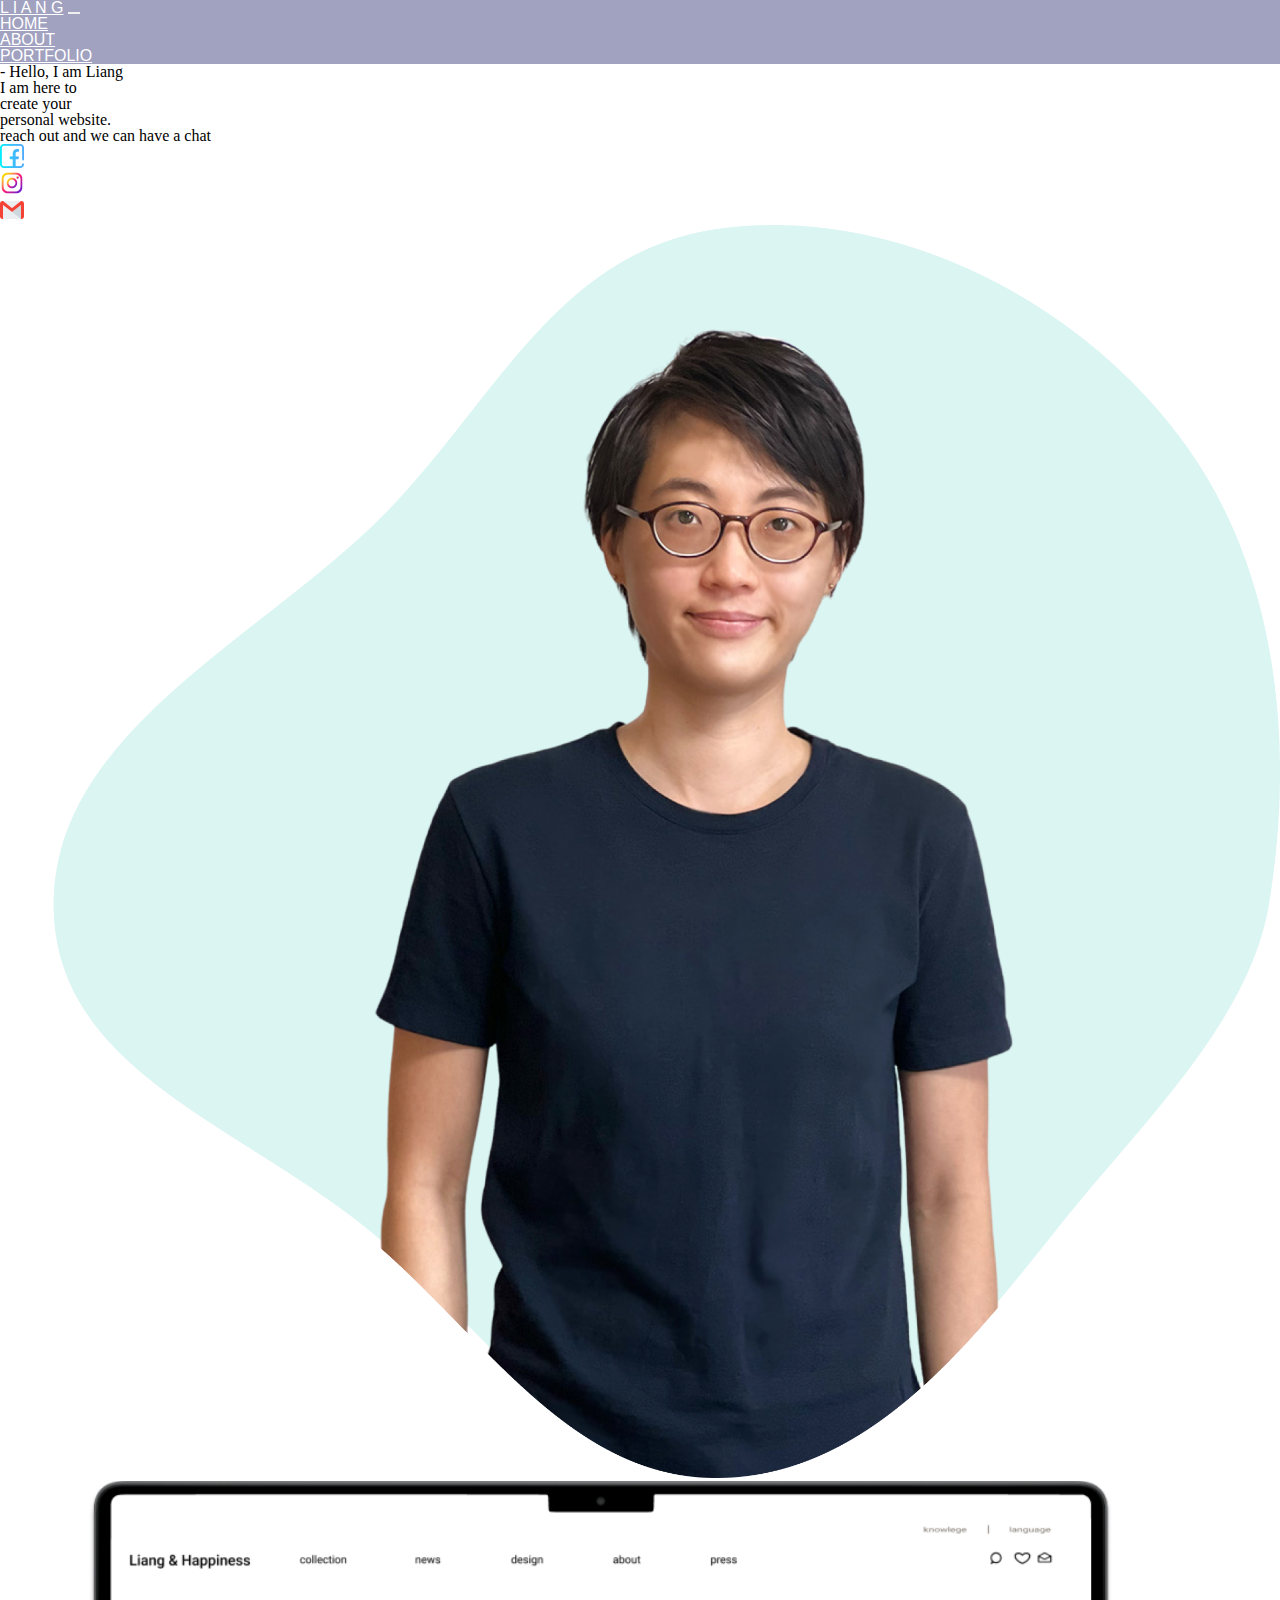
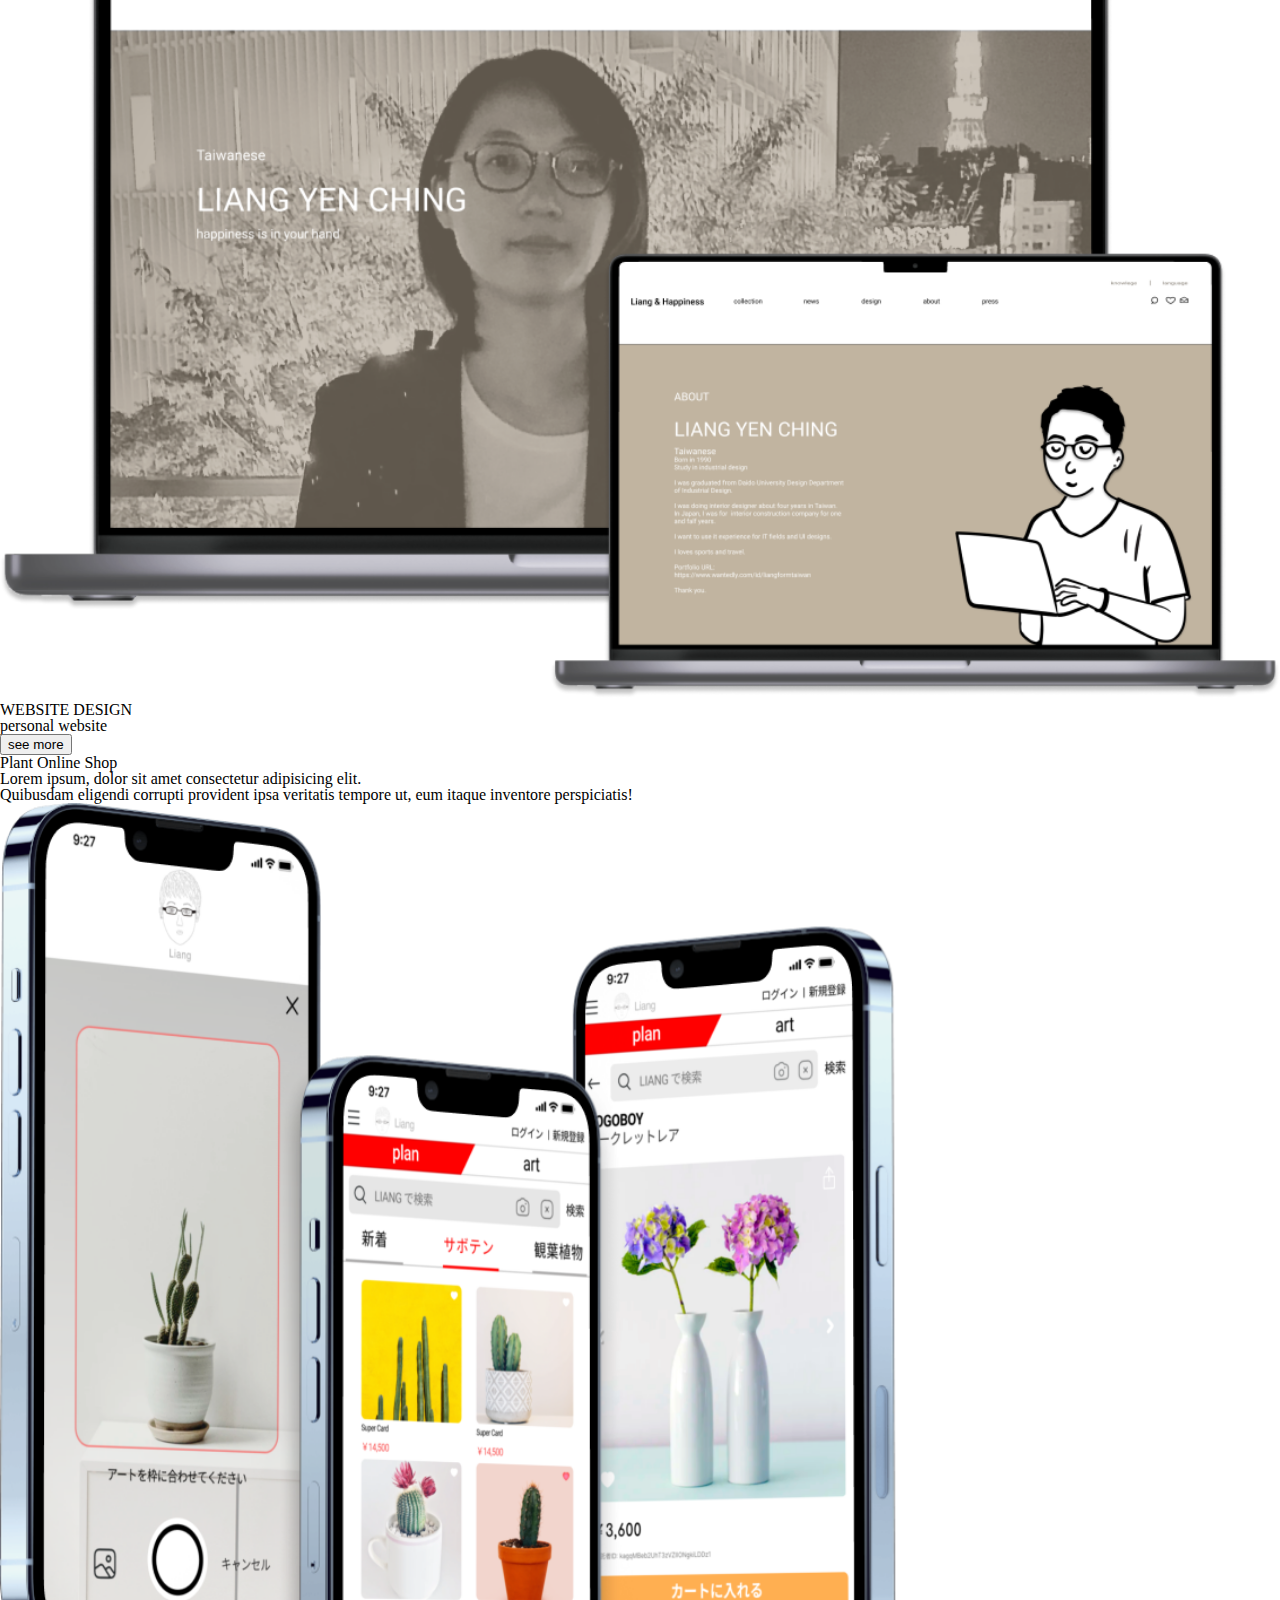
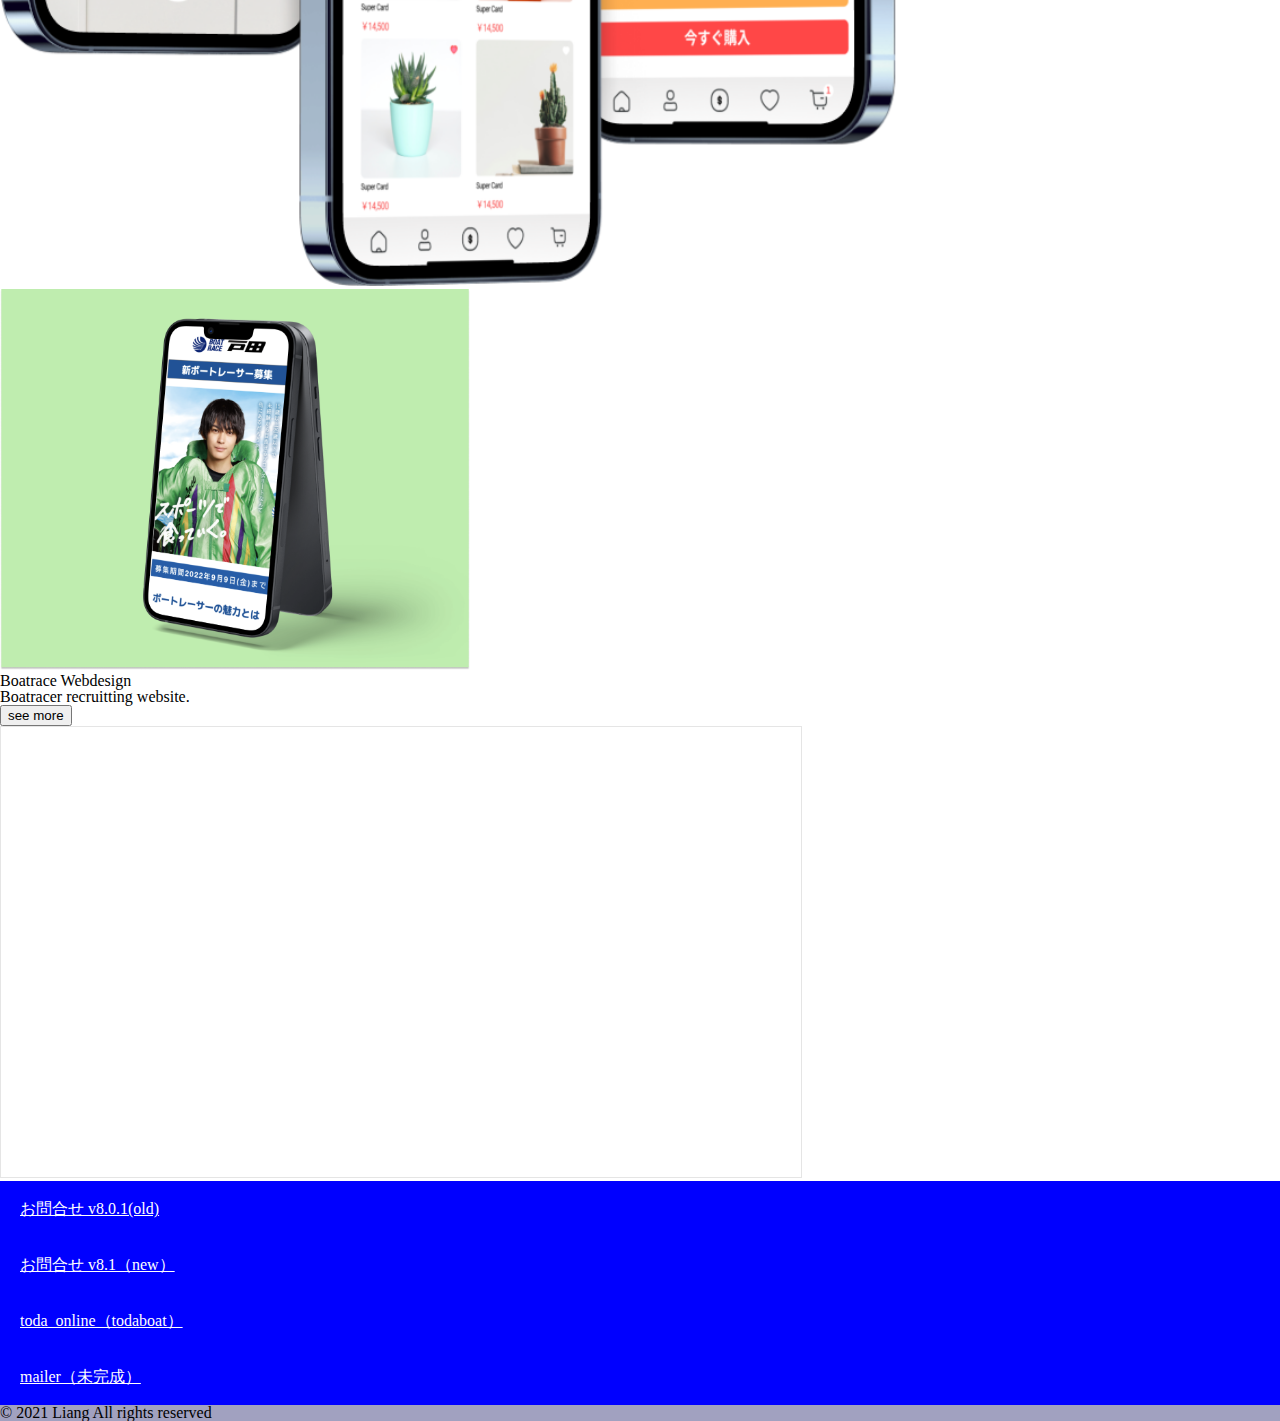
<file: index.html>
<!DOCTYPE html>
<html lang="en">
<head>
	<meta property="og:title" content="Liangswork"/>
	<meta property="og:description" content="- Hello, I am Liang"/>
	<meta property="og:type" content="website"/>
	<meta property="og:url" content="https://liangswork.com"/>
	<meta property="og:image" content="img/url_img.png"/>
	<meta charset="UTF-8">
	<meta http-equiv="X-UA-Compatible" content="IE=edge">
	<meta name="viewport" content="width=device-width, initial-scale=1.0">
	<title>Liangswork | Website Designer</title>
	<link rel="stylesheet" href="style.css">
	<link href="https://cdn.jsdelivr.net/npm/bootstrap@5.1.3/dist/css/bootstrap.min.css" rel="stylesheet" integrity="sha384-1BmE4kWBq78iYhFldvKuhfTAU6auU8tT94WrHftjDbrCEXSU1oBoqyl2QvZ6jIW3" crossorigin="anonymous">
	<link rel="shortcut icon" href="/img/favicon.ico" type="image/x-icon">
	<!-- Google tag (gtag.js) -->
<script async src="https://www.googletagmanager.com/gtag/js?id=G-4T3EVNY3VH"></script>
<script>
  window.dataLayer = window.dataLayer || [];
  function gtag(){dataLayer.push(arguments);}
  gtag('js', new Date());

  gtag('config', 'G-4T3EVNY3VH');
</script>
	<!-- Google Tag Manager -->
<script>(function(w,d,s,l,i){w[l]=w[l]||[];w[l].push({'gtm.start':
new Date().getTime(),event:'gtm.js'});var f=d.getElementsByTagName(s)[0],
j=d.createElement(s),dl=l!='dataLayer'?'&l='+l:'';j.async=true;j.src=
'https://www.googletagmanager.com/gtm.js?id='+i+dl;f.parentNode.insertBefore(j,f);
})(window,document,'script','dataLayer','GTM-TTL6KDBB');</script>
<!-- End Google Tag Manager -->
</head>
<body>
	<!-- Google Tag Manager (noscript) -->
<noscript><iframe src="https://www.googletagmanager.com/ns.html?id=GTM-TTL6KDBB"
height="0" width="0" style="display:none;visibility:hidden"></iframe></noscript>
<!-- End Google Tag Manager (noscript) -->
<nav class="navbar bg-custom navbar-dark  navbar-expand-sm nav-major-font fixed-top  ">
		<d  iv class="container d-flex justify-items-space-between">
			<a href="#" class="navbar-brand">L I A N G</a>
			<button class="navbar-toggler" type="button"  aria-expanded="false"  style="border:none;" data-bs-toggle="collapse" data-bs-target="#navbarSupportedContent"  >
				<span class="navbar-toggler-icon"></span>
			  </button>
			<div class="collapse navbar-collapse" id="navbarSupportedContent">
				<ul class="navbar-nav ms-auto">
				 	<l i class="nav-item ms-auto">
						<a href="#" class="nav-link ms-auto">HOME</a>
					</l>
					<li class="nav-item ms-auto">
						<a target="_blank" href="https://www.wantedly.com/id/liangfromtaiwan" class="nav-link ms-auto">ABOUT</a>
					</li>
				   <li class="nav-item ms-auto">
					   <a href="#p" class="nav-link">PORTFOLIO</a>
				   
				</ul>
			</div>
		</d>        
	</nav>
   
	
	<div class="row d-flex p-5 mt-5">
   
		<h1 class="col-md-6 col-12 p-5  text-start ">
		 <p class="fs-5 text-muted"> - Hello, I am Liang</p>
		 <div class="fs-1">
			 <h2>I am here to</h2>
			 <h2>create your</h2>
			 <h2> personal website.</h2>
			 <p class="text-muted fs-5">reach out and we can have a chat</p>
			 <ul class="p-0 d-flex ">
				<li class="m-2">
					<a target="_blank" href="https://www.facebook.com/aagoodaa/">
					  <img src="img/facebook.png" alt="facebook">
				  </a>
				  </li>
				<li class="m-2" >
					<a target="_blank" href="https://www.instagram.com/aagoodaa/">
					<img src="img/instagram.png" alt="ins">
				</a>
				</li>
				<li class="m-2" >
					<a  target="_blank" href="mailto:aaagoodaaa@gmail.com"><img src="img/gmail.png" alt="gmail">
					</a>
				</li>
			</ul>
		 </div>
		</h1>
	 
		<div class="p-5 col-md-6 col-12">
			<img   class="selfie" src="img/photo.jpg" alt="my phote">
			
		</div>
	</div>  

	<div  id="p" class="row d-flex mt-5 p-5">
	<div  class="col-md-6 col-12 ">
		<img class="photo_liangweb" src="img/photo_liangweb.png" alt="photo_liangweb" >
	</div>
	<div class="col-md-6 col-12 px-5">
		<h2 class="mb-4">WEBSITE DESIGN</h2>
		<p>personal website
			<br>
		</p>
	<input type="button"  value="see more">
	</div>
</div>


<div class="row d-flex mt-5 p-5 ">
	<div class=" col-md-6 col-12 px-5 ">
		<h2 class="mb-4">Plant Online Shop</h2>
		<p >Lorem ipsum, dolor sit amet consectetur adipisicing elit. 
			<br>
			Quibusdam eligendi corrupti provident ipsa veritatis tempore ut, eum itaque inventore perspiciatis!</p>
		</div>
		<div class="col-md-6 col-12">
		  <img class="photo_plantapp" src="img/Frame 57.png" alt="photo_plantapp">
		</div>
			</div>
	<div  id="p" class="row d-flex mt-5 p-5">
	<div  class="col-md-6 col-12 ">
		<img class="photo_boatrace" src="img/boatrace.png" alt="photo_boatrace" >
	</div>
	<div class="col-md-6 col-12 px-5">
		<h2 class="mb-4">Boatrace Webdesign</h2>
		<p>Boatracer recruitting website.
			<br>
		</p>
	<input type="button"  value="see more">
	</div>
</div> 
<div class="col-12">
	<iframe style="border: 1px solid rgba(0, 0, 0, 0.1);" width="800" height="450" src="https://www.figma.com/embed?embed_host=share&url=https%3A%2F%2Fwww.figma.com%2Fproto%2FTR1kU72Vz2IE3Mysb82csZ%2F%25E3%2582%25A8%25E3%2583%25B3%25E3%2583%2597%25E3%2583%25A9%25E3%2582%25B9%3Fpage-id%3D0%253A1%26type%3Ddesign%26node-id%3D74-409%26viewport%3D117%252C617%252C0.2%26t%3D3prSDyR2lz3RzQsf-1%26scaling%3Dscale-down%26mode%3Ddesign" allowfullscreen></iframe>
</div>
 <div class="button"><a href="/mailform-v8.0.1/index.html">お問合せ v8.0.1(old)</a></div>
 <div class="button"><a href="/mailform-v8.1/index.html">お問合せ v8.1（new）</a></div>
 <div class="button"><a href="/toda_online/index.html">toda_online（todaboat）</a></div>
 <div class="button"><a href="/sendmail/index.html">mailer（未完成）</a></div>

		<foot class="mt-4,footer">
						<div class="navbar bg-custom align-items-center justify-content-between d-flex">
							<div class="px-5 mb-0 text-muted  ms-auto fs-6 "> 
								&copy 2021 Liang 
								All rights reserved
							</div>
							<ul hidden class="nav px-5">
							  <li class="nav-item">
								  <a href="#" class="nav-link text-muted">about</a>
							  </li>
							  <li class="nav-item">
								<a href="#" class="nav-link text-muted">contact</a>
							</li>
						   </ul>
						</div>
					</foot>
	</div>
	
 
	<script src="https://cdn.jsdelivr.net/npm/bootstrap@5.1.3/dist/js/bootstrap.bundle.min.js" integrity="sha384-ka7Sk0Gln4gmtz2MlQnikT1wXgYsOg+OMhuP+IlRH9sENBO0LRn5q+8nbTov4+1p" crossorigin="anonymous"></script>
</body>
</html>
</file>
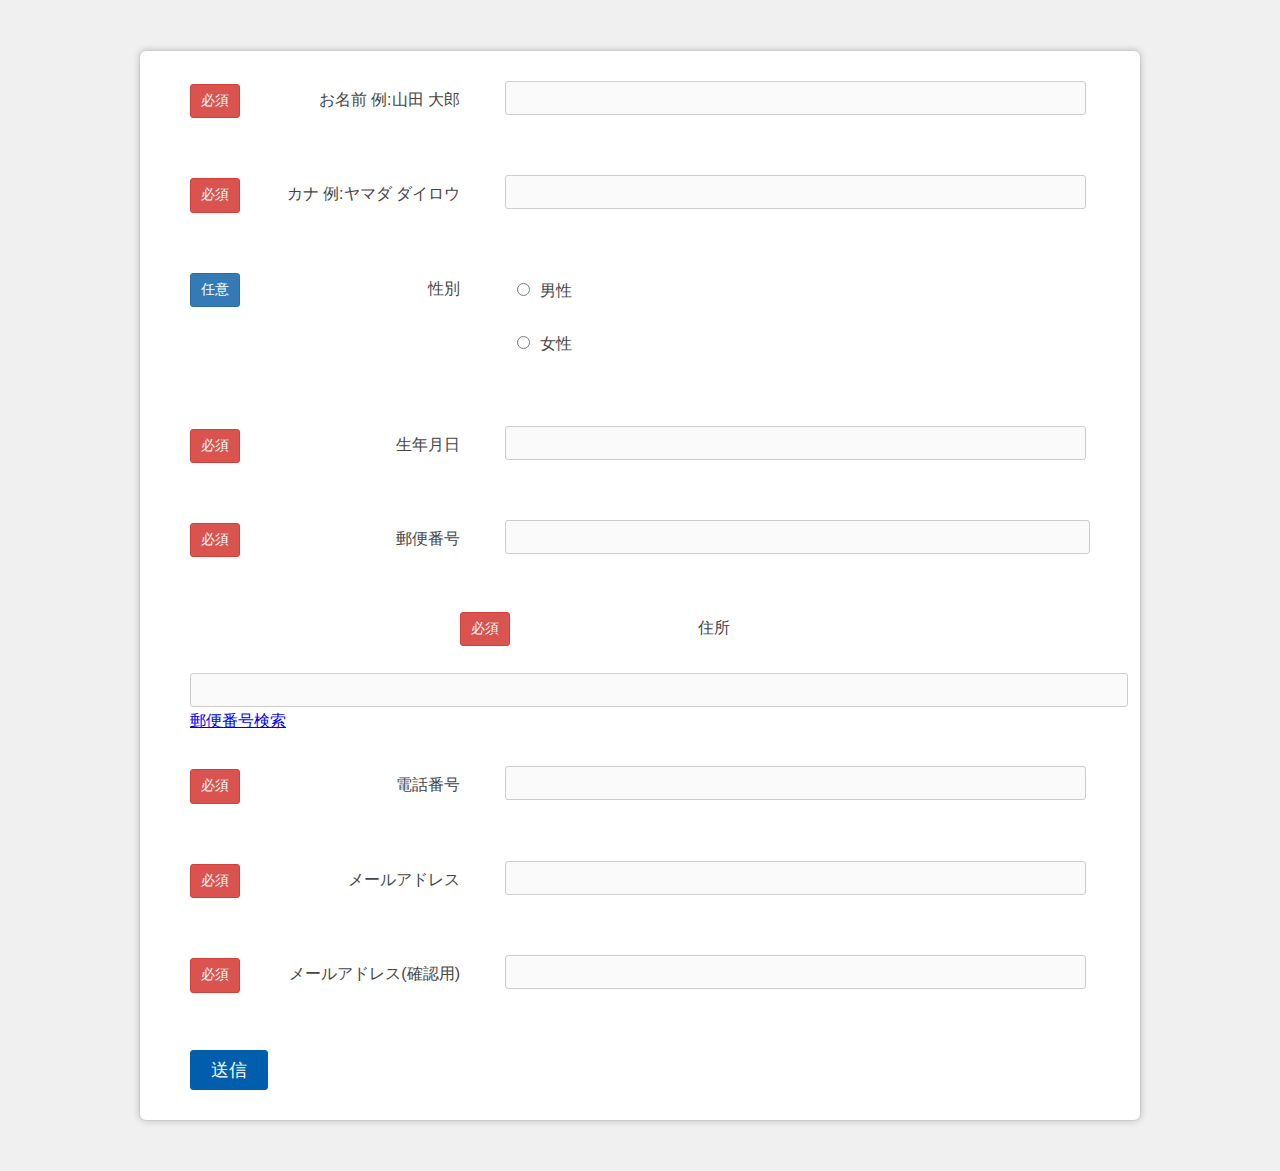
<file: mailform-v8.0.1/index.html>
<!DOCTYPE html>
<html lang="ja" dir="ltr">
  <head>
    <meta charset="UTF-8" />
    <title>レスポンシブメールフォームのサンプル</title>
    <meta name="robots" content="noindex,nofollow" />
    <meta name="viewport" content="width=device-width,initial-scale=1.0" />

    <!-- 既存サイトに組み込む場合に不要なCSSここから -->
    <link rel="stylesheet" href="/mailform-v8.0.1/css/reset.css" />
    <style>
      body {
        color: #454545;
        font-family: sans-serif;
        background: #f0f0f0;
      }
    </style>
    <!-- 既存サイトに組み込む場合に不要なCSSここまで -->

    <link rel="stylesheet" href="css/mailform.css" />

    <!-- ご希望の日時選択ライブラリここから -->
    <link rel="stylesheet" href="css/jquery.datetimepicker.css" />
    <!-- ご希望の日時選択ライブラリここまで -->
  </head>
  <body>
    <form action="/php/mailform.php" method="post" id="mail_form">
      <dl>
        <dt><i> <span class="required">必須</span> </i>お名前 <span>例:山田 大郎</span></dt>
        <dd class="required">
          <input type="text" name="name_1" value="" />
          <span class="error_blank"></span>
        </dd>
      </dl>

      <dl>
        <dt><i><span class="required">必須</span> </i>カナ <span>例:ヤマダ ダイロウ</span></dt>
        <dd>
          <input type="text" name="read_1" value="" />
          <span class="error_blank"></span>
        </dd>
      </dl>

      <dl>
        <dt> <i><span class="optional">任意</span></i>性別</dt>
        <dd>
          <ul>
            <li>
              <label
                ><input type="radio" name="gender" value="男性" />男性</label
              >
            </li>
            <li>
              <label
                ><input type="radio" name="gender" value="女性" />女性</label
              >
            </li>
          </ul>
          <span class="error_blank"></span>
        </dd>
      </dl>
      <dl>
        <dt><i><span class="required">必須</span> </i>生年月日 <span></span></dt>
        <dd class="required">
          <input id="datetimepicker" name="schedule" type="text" >
          <span class="error_blank"></span>
        </dd>
      </dl>
      <dl>
        <dt><i><span class="required">必須</span> </i>郵便番号</dt>
        <dd class="required">
          <div class="controls">
            <input type="text" name="zip11" size="10" maxlength="8" onkeyup="AjaxZip3.zip2addr(this,'','addr11','addr11');">
          </div> 
          <dt><i><span class="required">必須</span> </i>住所</dt>
          <div class="controls">
            <input type="text" name="addr11" style="width:100%">
            <a href="http://www.post.japanpost.jp/zipcode/" target="_blank"
            >郵便番号検索</a>
            <span class="error_blank"></span>
          </div>  
        </dd>
<!--           
          <input
            type="text"
            name="postal"
            value=""
            onkeyup="AjaxZip3.zip2addr( this,'','address','address' );"
          />　
          <a href="http://www.post.japanpost.jp/zipcode/" target="_blank"
            >郵便番号検索</a> -->
     
      </dl>
      <dl>
        <dt><i><span class="required">必須</span> </i>電話番号</dt>
        <dd><input type="tel" name="phone" value="" /> <span class="error_blank"></span></dd>
      </dl>
      <dl>
        <dt><i><span class="required">必須</span> </i>メールアドレス</dt>
        <dd class="required">
          <input type="email" name="mail_address" value="" />
        </dd>
      </dl>

      <dl>
        <dt><i><span class="required">必須</span> </i>メールアドレス(確認用)</dt>
        <dd><input type="email" name="mail_address_confirm" value="" /> <span class="error_blank"></span></dd>
      </dl>

      <p id="form_submit">
        <input type="button" id="form_submit_button" value="送信" />
      </p>
    </form>


    <script src="https://ajax.googleapis.com/ajax/libs/jquery/3.4.1/jquery.min.js"></script>

    <script src="/mailform-v8.0.1/js/mailform-js.php"></script>

    <!-- フリガナ自動入力ライブラリここから -->
    <script src="/mailform-v8.0.1/js/jquery.autoKana.js"></script>
    <script>
      (function ($) {
        $.fn.autoKana('input[name="name_1"]', 'input[name="read_1"]', {
          katakana: false,
        });
        $.fn.autoKana('input[name="name_2"]', 'input[name="read_2"]', {
          katakana: false,
        });
      })(jQuery);
    </script>
    <!-- フリガナ自動入力ライブラリここまで -->

    <!-- 住所自動入力ライブラリここから -->
    <script src="/mailform-v8.0.1/js/ajaxzip3.js"></script>
    
    <!-- 住所自動入力ライブラリここまで -->

    <!-- ご希望の日時選択ライブラリここから -->
    <script src="./js/jquery.datetimepicker.js"></script>
    <script>
      (function ($) {
        $('input[name="schedule"]').datetimepicker({
          lang: "ja",
        });
      })(jQuery);
    </script>
    <!-- ご希望の日時選択ライブラリここまで -->
  </body>
</html>
</file>
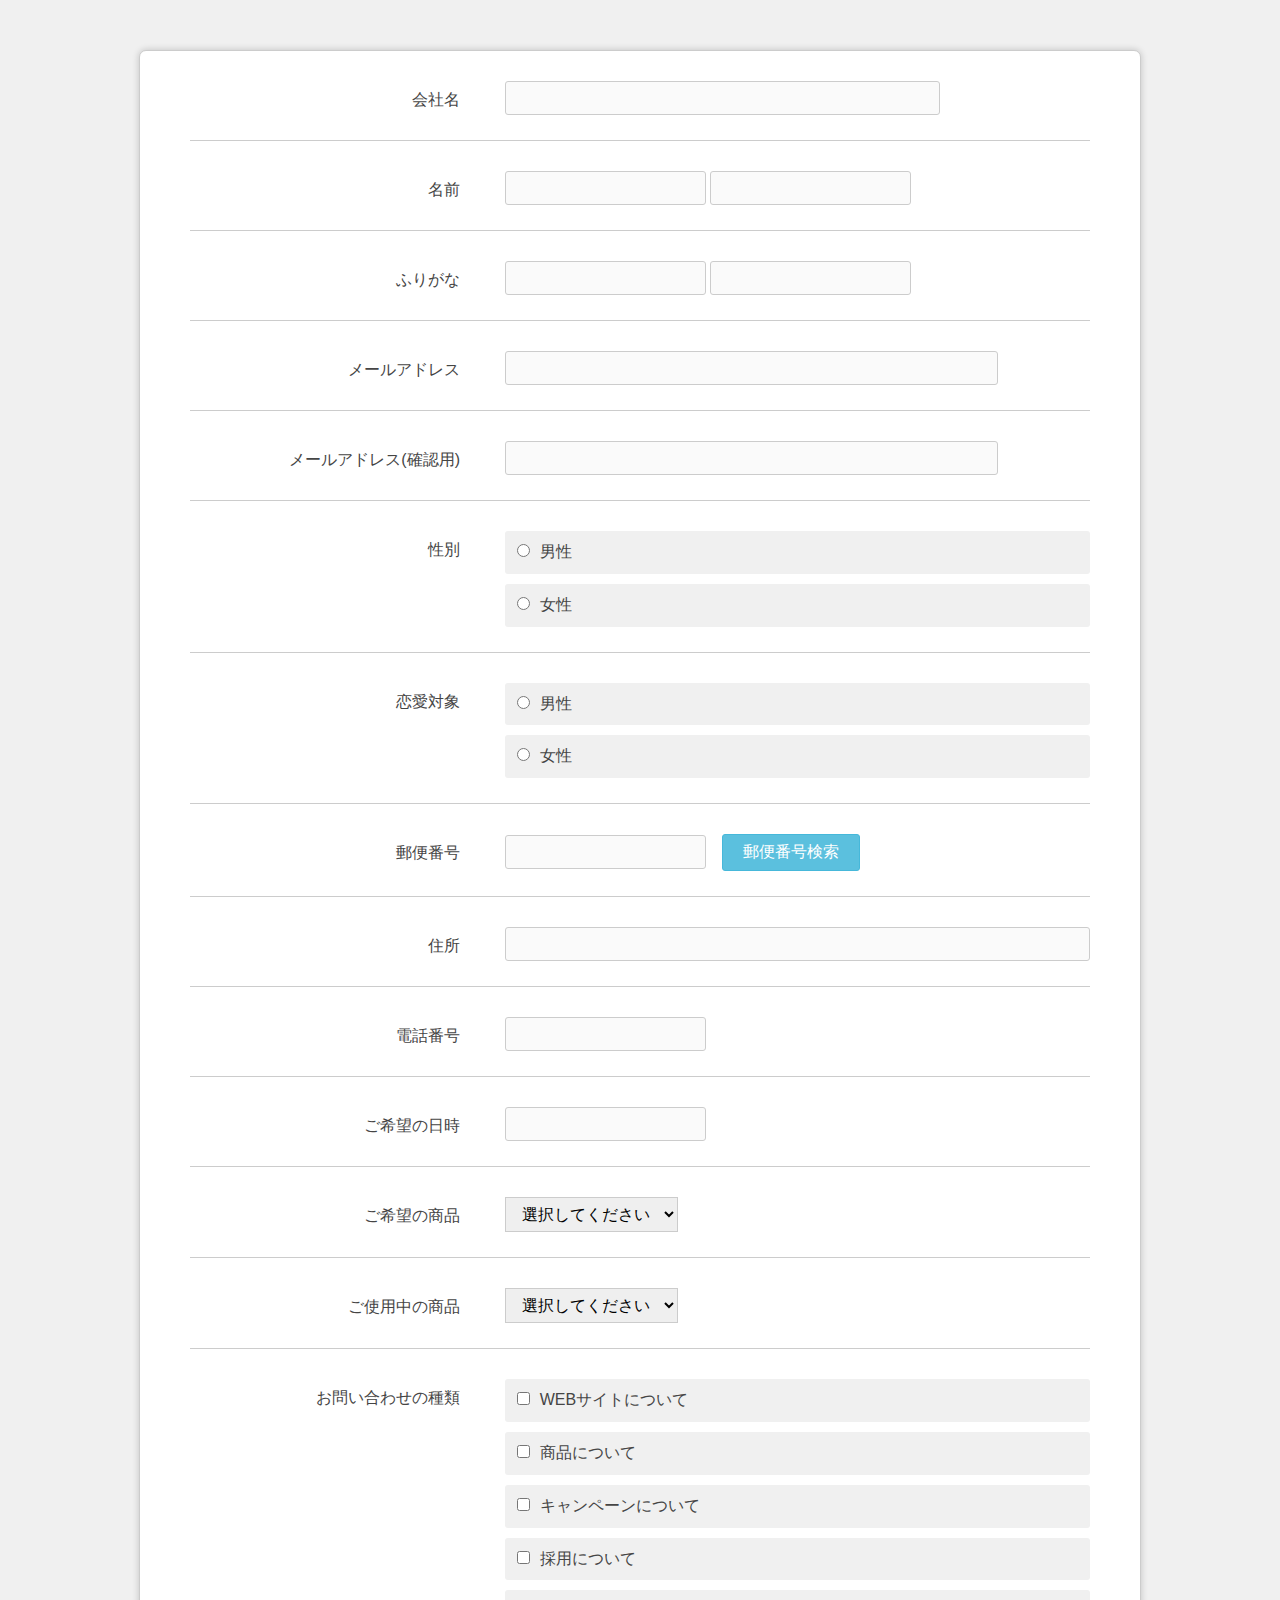
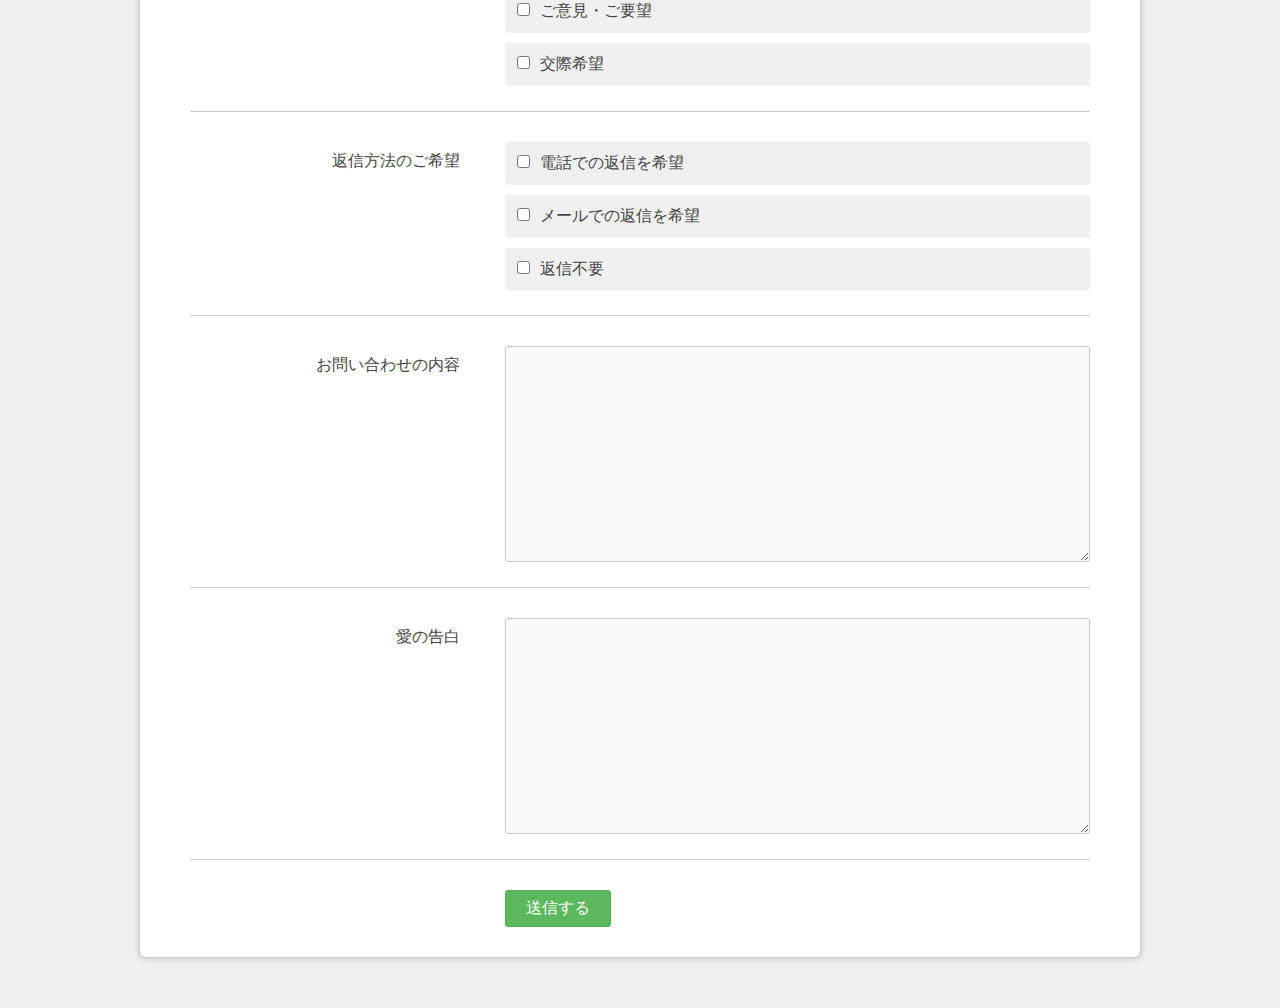
<file: mailform-v8.1/index.html>
<!DOCTYPE html>
<html lang="ja" dir="ltr">
<head>
<meta charset="UTF-8" />
<title>レスポンシブメールフォームのサンプル</title>
<meta name="robots" content="noindex,nofollow" />
<meta name="viewport" content="width=device-width,initial-scale=1.0" />




<!-- 既存サイトに組み込む場合に不要なCSSここから -->
<link rel="stylesheet" href="css/reset.css" />
<style>
body {
	color: #454545;
	font-family: sans-serif;
	background: #f0f0f0;
}
</style>
<!-- 既存サイトに組み込む場合に不要なCSSここまで -->




<link rel="stylesheet" href="css/mailform.css" />




<!-- ご希望の日時選択ライブラリここから -->
<link rel="stylesheet" href="css/jquery.datetimepicker.css" />
<!-- ご希望の日時選択ライブラリここまで -->




</head>
<body>




<form action="php/mailform.php" method="post" id="mail_form">
	
	<dl>
		<dt><i></i>会社名</dt>
		<dd><input type="text" name="company" value="" /></dd>
	</dl>
	
	<dl>
		<dt><i></i>名前</dt>
		<dd class="required"><input type="text" name="name_1" value="" /> <input type="text" name="name_2" value="" /></dd>
	</dl>
	
	<dl>
		<dt><i></i>ふりがな</dt>
		<dd><input type="text" name="read_1" value="" /> <input type="text" name="read_2" value="" /></dd>
	</dl>
	
	<dl>
		<dt><i></i>メールアドレス</dt>
		<dd class="required"><input type="email" name="mail_address" value="" /></dd>
	</dl>
	
	<dl>
		<dt><i></i>メールアドレス(確認用)</dt>
		<dd><input type="email" name="mail_address_confirm" value="" /></dd>
	</dl>
	
	<dl>
		<dt><i></i>性別</dt>
		<dd>
			<ul>
				<li><label><input type="radio" name="gender" value="男性" />男性</label></li>
				<li><label><input type="radio" name="gender" value="女性" />女性</label></li>
			</ul>
		</dd>
	</dl>
	
	<dl>
		<dt><i></i>恋愛対象</dt>
		<dd>
			<ul>
				<li><label><input type="radio" name="target" value="男性" />男性</label></li>
				<li><label><input type="radio" name="target" value="女性" />女性</label></li>
			</ul>
		</dd>
	</dl>
	
	<dl>
		<dt><i></i>郵便番号</dt>
		<dd class="required"><input type="text" name="postal" value="" onkeyup="AjaxZip3.zip2addr( this,'','address','address' );" />　<a href="http://www.post.japanpost.jp/zipcode/" target="_blank">郵便番号検索</a></dd>
	</dl>
	
	<dl>
		<dt><i></i>住所</dt>
		<dd><input type="text" name="address" value="" /></dd>
	</dl>
	
	<dl>
		<dt><i></i>電話番号</dt>
		<dd><input type="tel" name="phone" value="" /></dd>
	</dl>
	
	<dl>
		<dt><i></i>ご希望の日時</dt>
		<dd class="required"><input type="text" name="schedule" value="" readonly="readonly" /></dd>
	</dl>
	
	<dl>
		<dt><i></i>ご希望の商品</dt>
		<dd>
			<select name="product">
				<option value="">選択してください</option>
				<option value="iPhone4">iPhone4</option>
				<option value="iPhone4s">iPhone4s</option>
				<option value="iPhone5">iPhone5</option>
				<option value="iPhone5s">iPhone5s</option>
				<option value="iPhone6">iPhone6</option>
				<option value="iPhone6 Plus">iPhone6 Plus</option>
				<option value="iPhone6s">iPhone6s</option>
				<option value="iPhone6s Plus">iPhone6s Plus</option>
				<option value="iPhone7">iPhone7</option>
				<option value="iPhone7 Plus">iPhone7 Plus</option>
			</select>
		</dd>
	</dl>
	
	<dl>
		<dt><i></i>ご使用中の商品</dt>
		<dd>
			<select name="use">
				<option value="">選択してください</option>
				<option value="iPhone4">iPhone4</option>
				<option value="iPhone4s">iPhone4s</option>
				<option value="iPhone5">iPhone5</option>
				<option value="iPhone5s">iPhone5s</option>
				<option value="iPhone6">iPhone6</option>
				<option value="iPhone6 Plus">iPhone6 Plus</option>
				<option value="iPhone6s">iPhone6s</option>
				<option value="iPhone6s Plus">iPhone6s Plus</option>
				<option value="iPhone7">iPhone7</option>
				<option value="iPhone7 Plus">iPhone7 Plus</option>
				<option value="その他">その他</option>
			</select>
		</dd>
	</dl>
	
	<dl>
		<dt><i></i>お問い合わせの種類</dt>
		<dd>
			<ul>
				<li><label><input type="checkbox" name="kind[]" value="WEBサイトについて" />WEBサイトについて</label></li>
				<li><label><input type="checkbox" name="kind[]" value="商品について" />商品について</label></li>
				<li><label><input type="checkbox" name="kind[]" value="キャンペーンについて" />キャンペーンについて</label></li>
				<li><label><input type="checkbox" name="kind[]" value="採用について" />採用について</label></li>
				<li><label><input type="checkbox" name="kind[]" value="ご意見・ご要望" />ご意見・ご要望</label></li>
				<li><label><input type="checkbox" name="kind[]" value="交際希望" />交際希望</label></li>
			</ul>
		</dd>
	</dl>
	
	<dl>
		<dt><i></i>返信方法のご希望</dt>
		<dd>
			<ul>
				<li><label><input type="checkbox" name="response[]" value="電話での返信を希望" />電話での返信を希望</label></li>
				<li><label><input type="checkbox" name="response[]" value="メールでの返信を希望" />メールでの返信を希望</label></li>
				<li><label><input type="checkbox" name="response[]" value="返信不要" />返信不要</label></li>
			</ul>
		</dd>
	</dl>
	
	<dl>
		<dt><i></i>お問い合わせの内容</dt>
		<dd class="required"><textarea name="contents" cols="40" rows="5"></textarea></dd>
	</dl>
	
	<dl>
		<dt><i></i>愛の告白</dt>
		<dd><textarea name="message" cols="40" rows="5"></textarea></dd>
	</dl>
	
	<p id="form_submit"><input type="button" id="form_submit_button" value="送信する" /></p>
	
</form>




<script src="https://ajax.googleapis.com/ajax/libs/jquery/3.4.1/jquery.min.js"></script>
<script src="js/mailform-js.php"></script>




<!-- フリガナ自動入力ライブラリここから -->
<script src="js/jquery.autoKana.js"></script>
<script>
	(function( $ ) {
		$.fn.autoKana( 'input[name="name_1"]', 'input[name="read_1"]', {
			katakana: false
		});
		$.fn.autoKana( 'input[name="name_2"]', 'input[name="read_2"]', {
			katakana: false
		});
	})( jQuery );
</script>
<!-- フリガナ自動入力ライブラリここまで -->




<!-- 住所自動入力ライブラリここから -->
<script src="js/ajaxzip3.js"></script>
<!-- 住所自動入力ライブラリここまで -->




<!-- ご希望の日時選択ライブラリここから -->
<script src="js/jquery.datetimepicker.js"></script>
<script>
	(function( $ ) {
		$( 'input[name="schedule"]' ).datetimepicker({
			lang: 'ja'
		});
	})( jQuery );
</script>
<!-- ご希望の日時選択ライブラリここまで -->




</body>
</html>
</file>
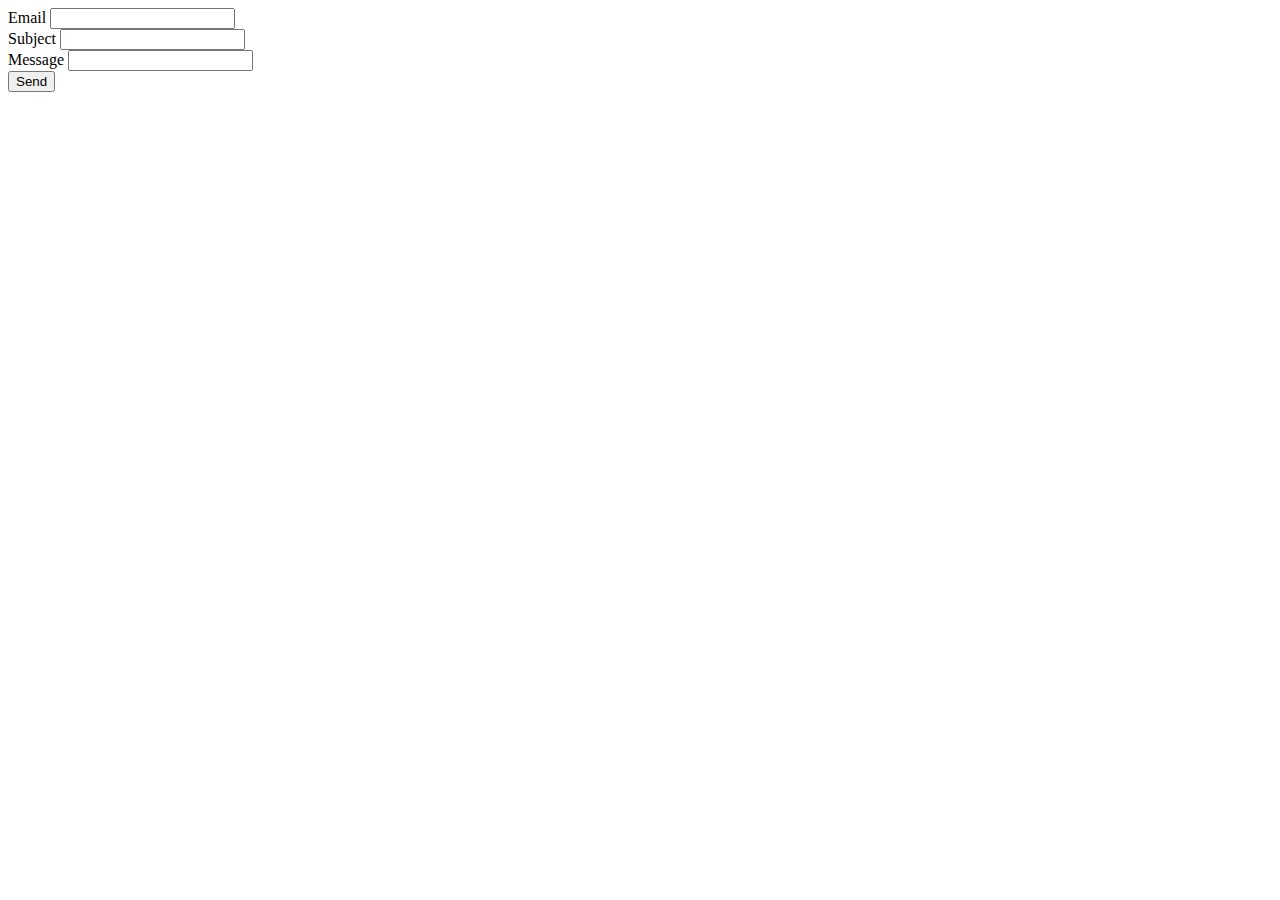
<file: sendmail/index.html>
<!DOCTYPE html>
<html lang="en" dir="ltr">
  <head>
    <meta charset="utf-8">
    <title>Send Email</title>
  </head>
  <body>
    <form class="" action="send.php" method="post">
      Email <input type="email" name="email" value=""> <br>
      Subject <input type="text" name="subject" value=""> <br>
      Message <input type="text" name="message" value=""> <br>
      <button type="submit" name="send">Send</button>
    </form>
  </body>
</html>
</file>
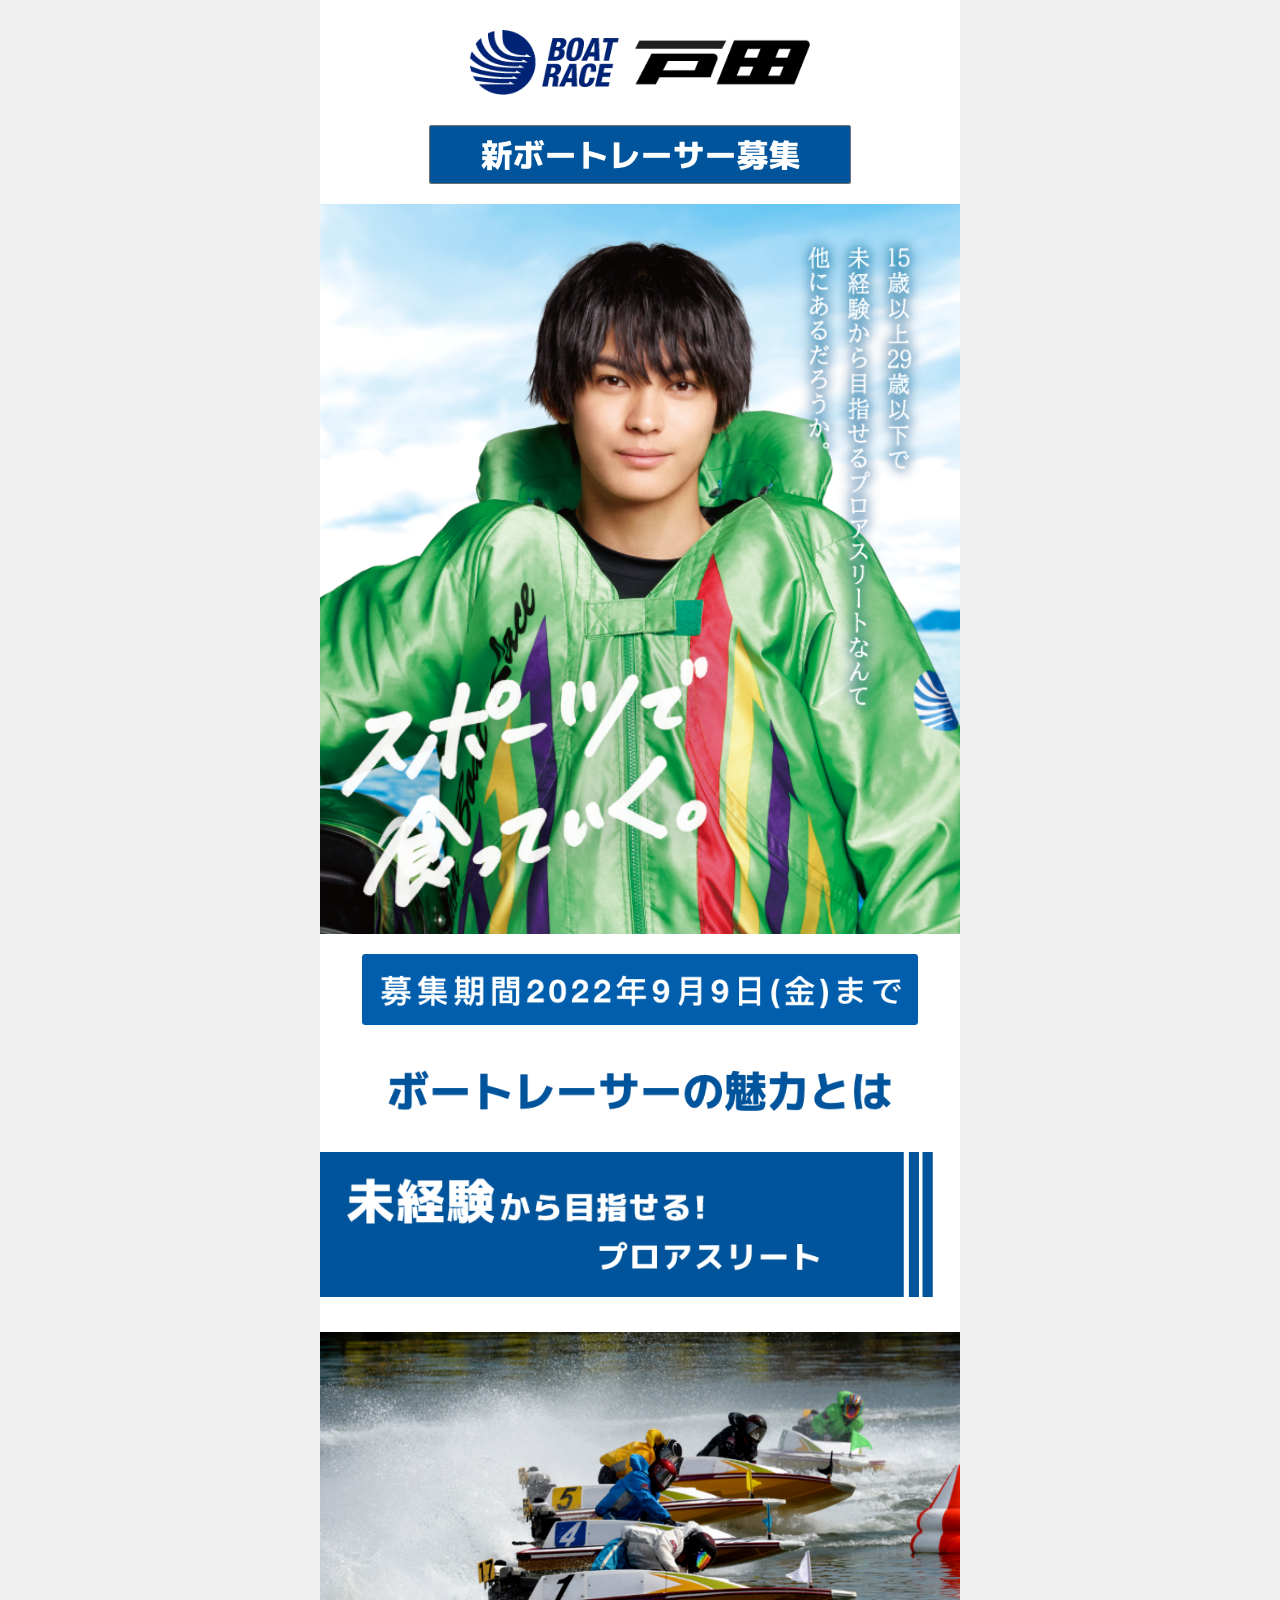
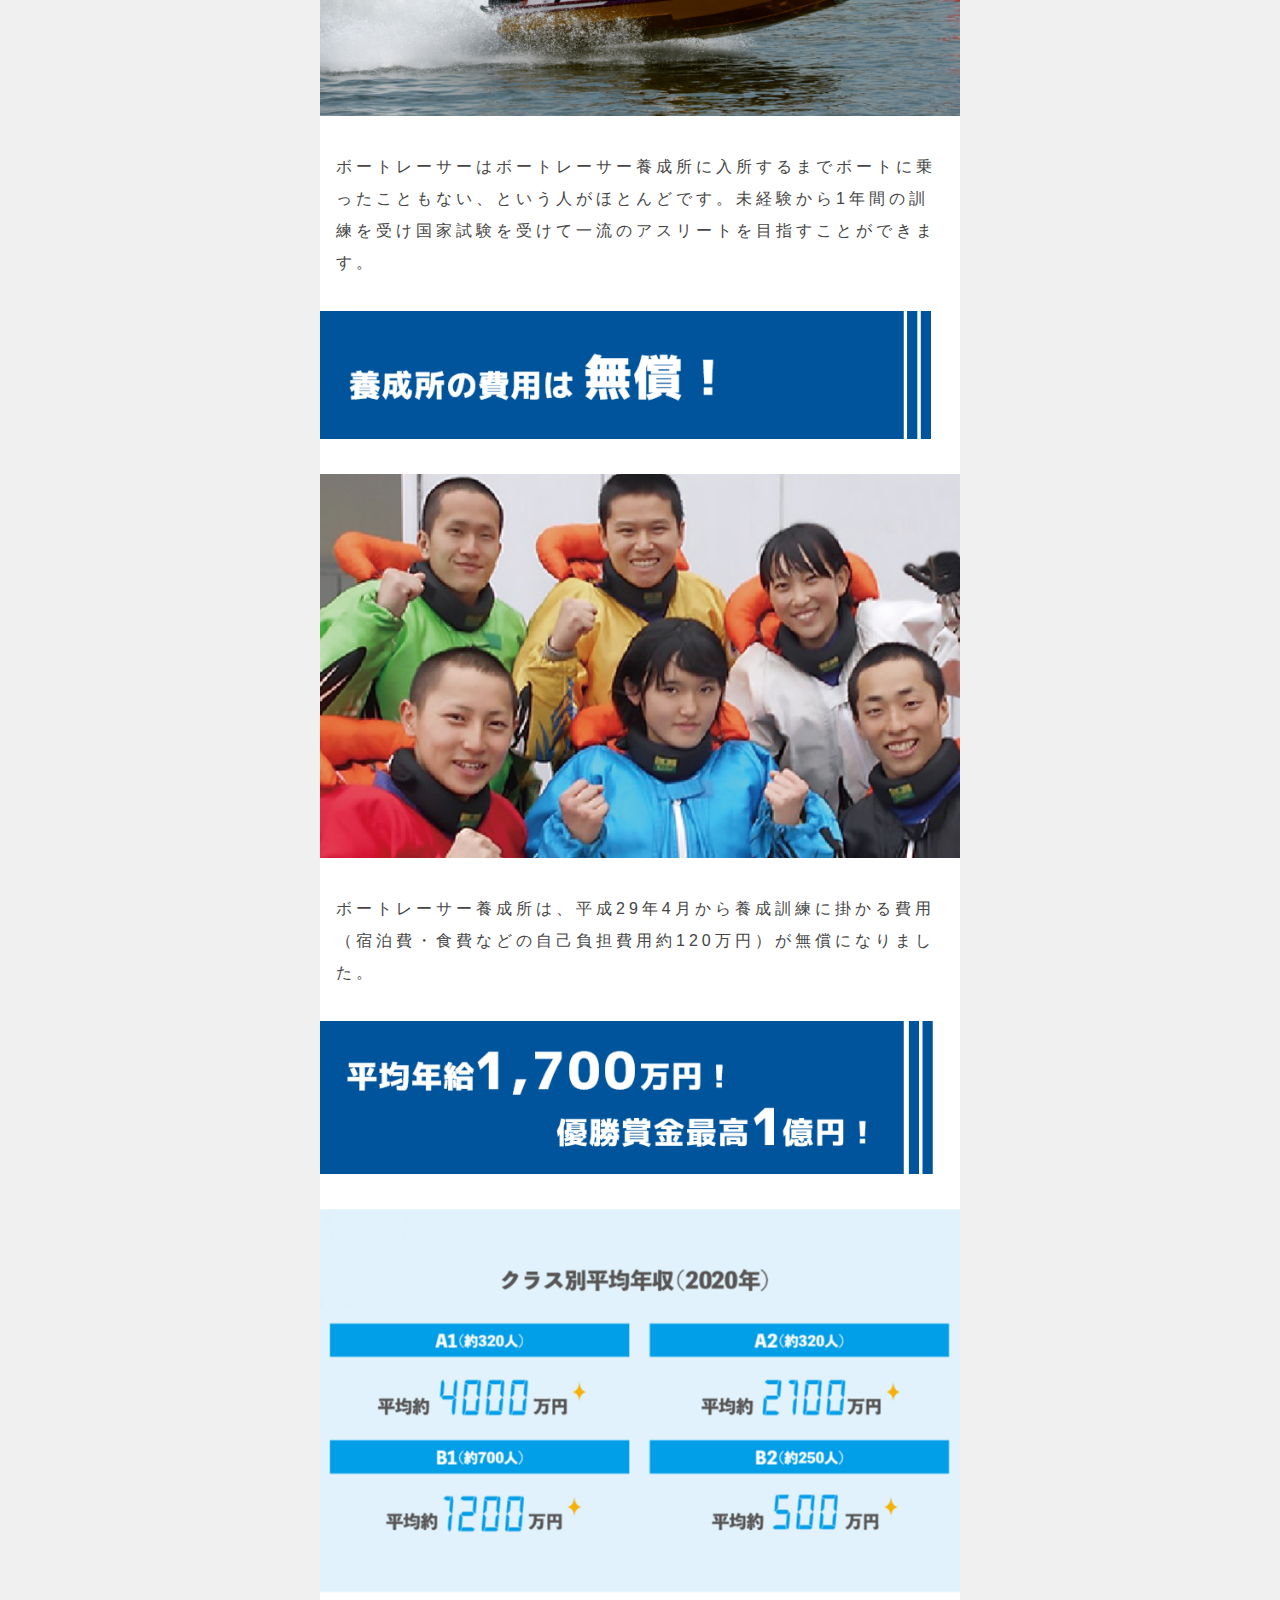
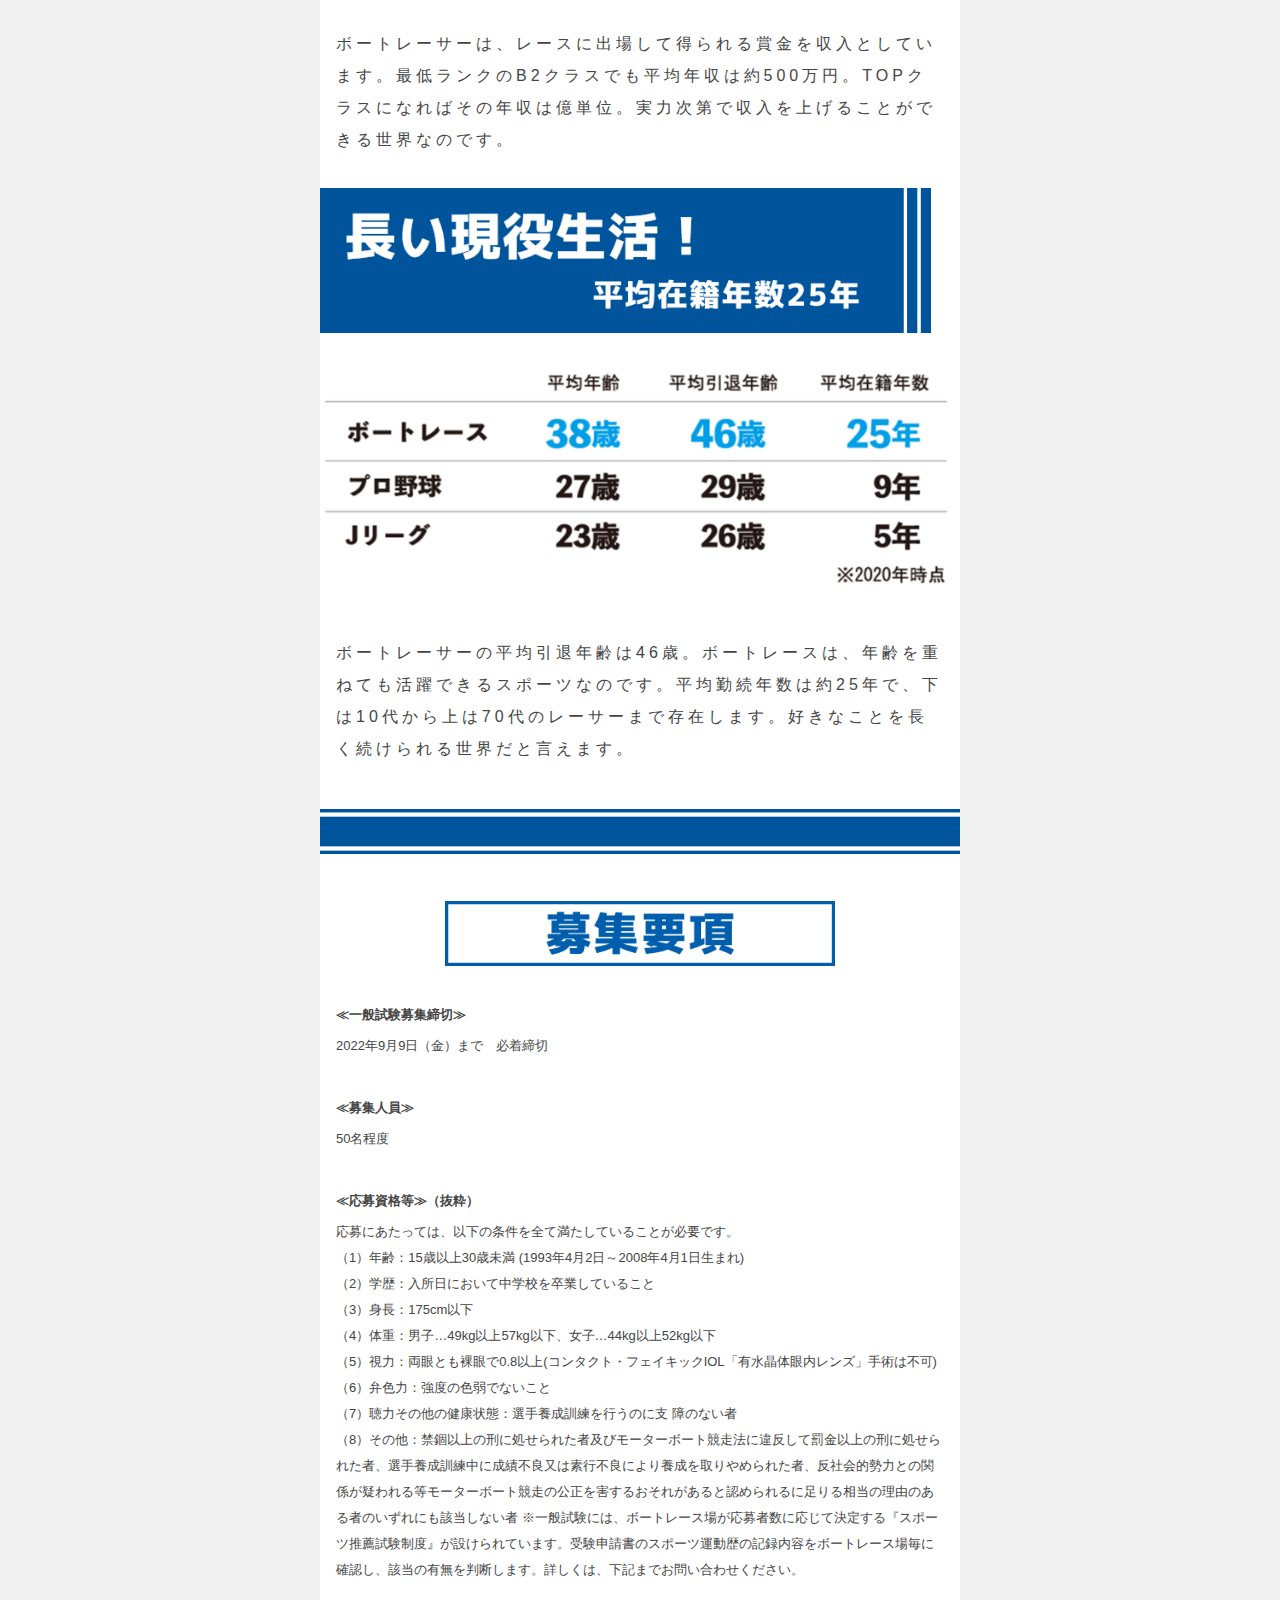
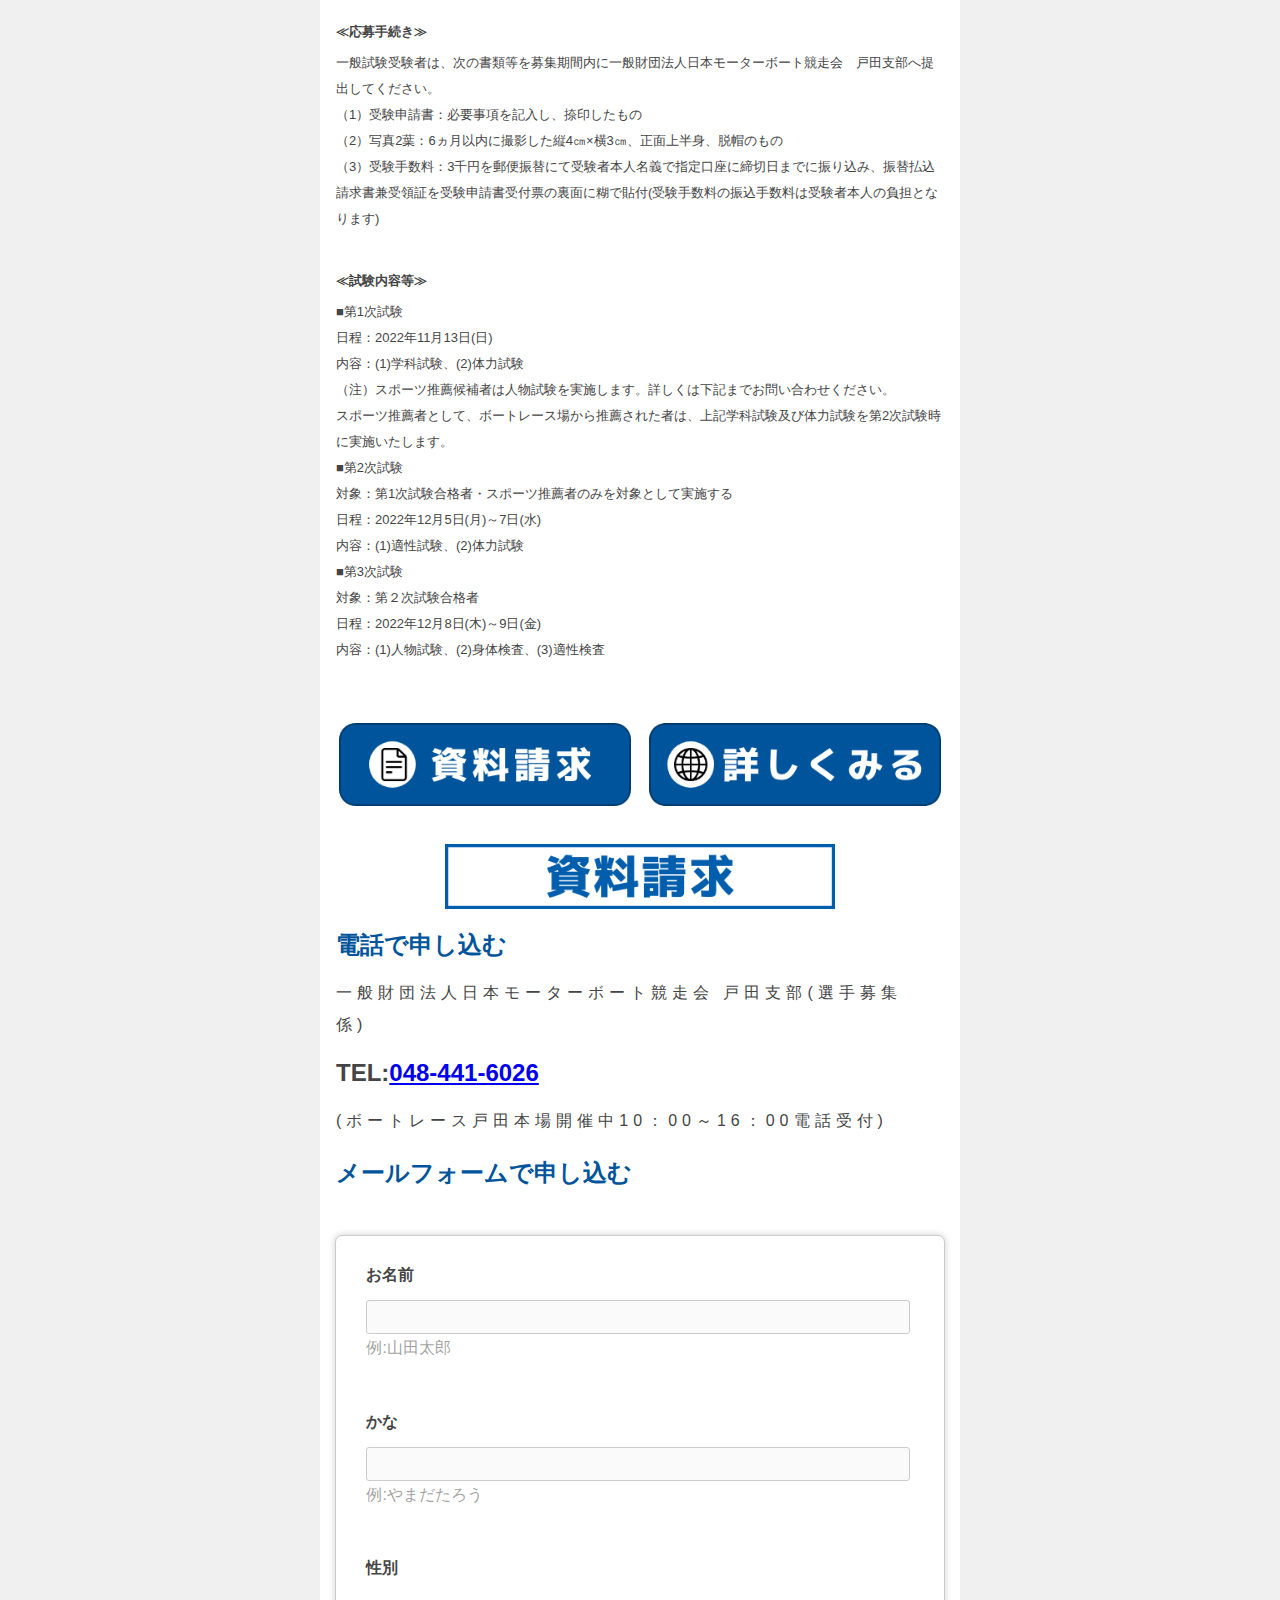
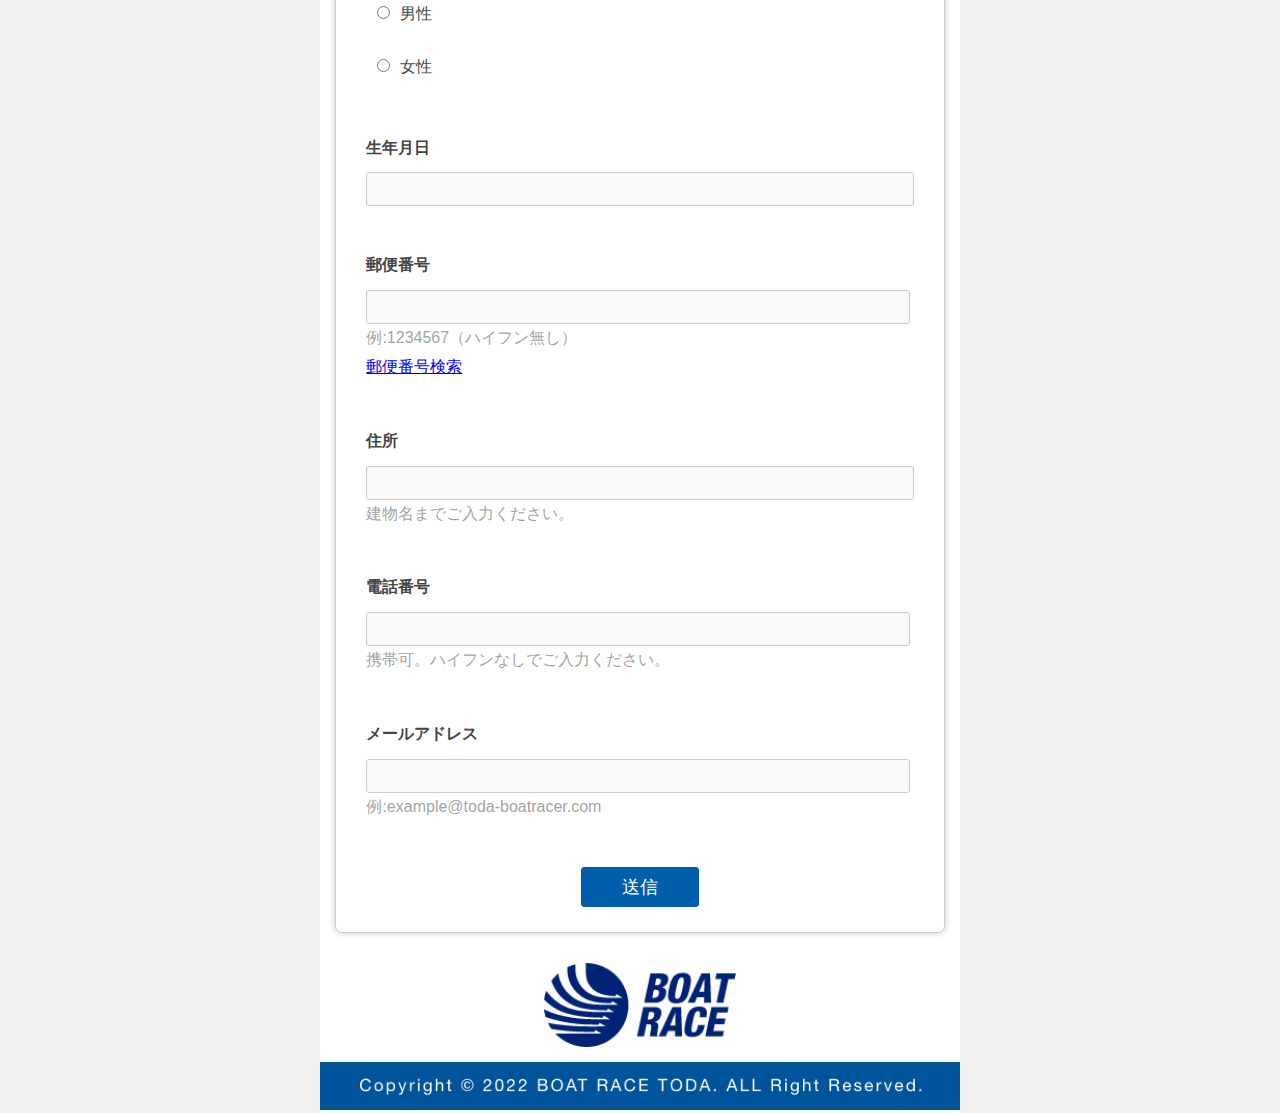
<file: toda_online/index.html>
<!DOCTYPE html>
<html lang="ja">
  <head>
    <meta charset="UTF-8" />
    <meta http-equiv="X-UA-Compatible" content="IE=edge" />
    <meta name="viewport" content="width=device-width, initial-scale=1.0" />
    <title>新ボートレーサー募集｜ボートレース戸田</title>
    <link rel="stylesheet" href="/toda_online/assets/css/reset.css" />
    <link rel="stylesheet" href="/toda_online/assets/css/style.css" />
    <link rel="stylesheet" href="/toda_online/assets/css/mailform.css" />
    <link rel="stylesheet" href="/toda_online/assets/css/jquery.datetimepicker.css" />
    <script src="https://ajax.googleapis.com/ajax/libs/jquery/3.4.1/jquery.min.js"></script>
    <script src="/toda_online/assets/js/all.js"></script>
    <!-- Global site tag (gtag.js) - Google Analytics -->
    <script async src="https://www.googletagmanager.com/gtag/js?id=G-S1Y9LNXE0H"></script>
    <script>
      window.dataLayer = window.dataLayer || [];
      function gtag(){dataLayer.push(arguments);}
      gtag('js', new Date());

      gtag('config', 'G-S1Y9LNXE0H');
    </script>
    <!-- Global site tag (gtag.js) - Google Ads: 10947893105 -->
    <script async src="https://www.googletagmanager.com/gtag/js?id=AW-10947893105"></script>
    <script>
      window.dataLayer = window.dataLayer || [];
      function gtag(){dataLayer.push(arguments);}
      gtag('js', new Date());

      gtag('config', 'AW-10947893105');
    </script>
  </head>
  <body>
    <div class="wrap">
      <div class="img-top-logo">
        <img src="/toda_online/assets/img/img-top-logo.png" alt="img-top-logo" />
      </div>
      <div class="title-recruit">
        <img src="/toda_online/assets/img/title-recruit.png" alt="title-recruit" />
      </div>
      <div class="photo-main">
        <img src="/toda_online/assets/img/photo-main.png" alt="photo-main" />
      </div>
      <div class="title-recruit-period">
        <img src="/toda_online/assets/img/title-recruit-period.png" alt="title-recruit-period" />
      </div>
      <div class="title-charm">
        <img src="/toda_online/assets/img/title-charm.png" alt="title-charm" />
      </div>
      <div class="inexperienced">
        <div class="title-inexperienced">
          <img src="/toda_online/assets/img/title-inexperienced.png" alt="title-inexperienced" />
        </div>
        <div class="photo-inexperienced">
          <img src="/toda_online/assets/img/photo-inexperienced.png" alt="photo-inexperienced" />
        </div>
        <p>
          ボートレーサーはボートレーサー養成所に入所するまでボートに乗ったこともない、という人がほとんどです。未経験から1年間の訓練を受け国家試験を受けて一流のアスリートを目指すことができます。
        </p>
      </div>
      <div class="free">
        <div class="title-free">
          <img src="/toda_online/assets/img/title-free.png" alt="title-free" />
        </div>
        <div class="photo-free">
          <img src="/toda_online/assets/img/photo-free.png" alt="photo-free" />
        </div>
        <p>
          ボートレーサー養成所は、平成29年4月から養成訓練に掛かる費用（宿泊費・食費などの自己負担費用約120万円）が無償になりました。
        </p>
      </div>
      <div class="reward">
        <div class="title-reward">
          <img src="/toda_online/assets/img/title-reward.png" alt="title-reward" />
        </div>
        <div class="photo-reward">
          <img src="/toda_online/assets/img/photo-reward.png" alt="photo-reward" />
        </div>
        <p>
          ボートレーサーは、レースに出場して得られる賞金を収入としています。最低ランクのB2クラスでも平均年収は約500万円。TOPクラスになればその年収は億単位。実力次第で収入を上げることができる世界なのです。
        </p>
      </div>
      <div class="retire">
        <div class="title-retire">
          <img src="/toda_online/assets/img/title-retire.png" alt="title-retire" />
        </div>
        <div class="photo-retire">
          <img src="/toda_online/assets/img/photo-retire.png" alt="photo-retire" />
        </div>
        <p>
          ボートレーサーの平均引退年齢は46歳。ボートレースは、年齢を重ねても活躍できるスポーツなのです。平均勤続年数は約25年で、下は10代から上は70代のレーサーまで存在します。好きなことを長く続けられる世界だと言えます。
        </p>
      </div>
      <div class="hr-line">
        <img src="/toda_online/assets/img/img-hr-line.png" alt="img-hr-line" />
      </div>
      <div class="title-recruit-list">
        <img src="/toda_online/assets/img/title-recruit-list.png" alt="title-recruit-list" />
      </div>
      <div class="recruit-list">
        <p class="bold">≪一般試験募集締切≫</p>
        <p class="regular">2022年9月9日（金）まで　必着締切</p>
        <p class="bold">≪募集人員≫</p>
        <p class="regular">50名程度</p>
        <p class="bold">≪応募資格等≫（抜粋）</p>
        <p class="regular">
          応募にあたっては、以下の条件を全て満たしていることが必要です。
          <br />
          （1）年齢：15歳以上30歳未満 (1993年4月2日～2008年4月1日生まれ)
          <br />
          （2）学歴：入所日において中学校を卒業していること
          <br />
          （3）身長：175cm以下
          <br />
          （4）体重：男子…49kg以上57kg以下、女子…44kg以上52kg以下
          <br />
          （5）視力：両眼とも裸眼で0.8以上(コンタクト・フェイキックIOL「有水晶体眼内レンズ」手術は不可)
          <br />
          （6）弁色力：強度の色弱でないこと
          <br />
          （7）聴力その他の健康状態：選手養成訓練を行うのに支 障のない者
          <br />
          （8）その他：禁錮以上の刑に処せられた者及びモーターボート競走法に違反して罰金以上の刑に処せられた者、選手養成訓練中に成績不良又は素行不良により養成を取りやめられた者、反社会的勢力との関係が疑われる等モーターボート競走の公正を害するおそれがあると認められるに足りる相当の理由のある者のいずれにも該当しない者
          ※一般試験には、ボートレース場が応募者数に応じて決定する『スポーツ推薦試験制度』が設けられています。受験申請書のスポーツ運動歴の記録内容をボートレース場毎に確認し、該当の有無を判断します。詳しくは、下記までお問い合わせください。
        </p>
        <p class="bold">≪応募手続き≫</p>
        <p class="regular">
          一般試験受験者は、次の書類等を募集期間内に一般財団法人日本モーターボート競走会　戸田支部へ提出してください。
          <br />
          （1）受験申請書：必要事項を記入し、捺印したもの
          <br />
          （2）写真2葉：6ヵ月以内に撮影した縦4㎝×横3㎝、正面上半身、脱帽のもの
          <br />
          （3）受験手数料：3千円を郵便振替にて受験者本人名義で指定口座に締切日までに振り込み、振替払込請求書兼受領証を受験申請書受付票の裏面に糊で貼付(受験手数料の振込手数料は受験者本人の負担となります)
        </p>
        <p class="bold">≪試験内容等≫</p>
        <p class="regular">
          ■第1次試験
          <br />
          日程：2022年11月13日(日)
          <br />
          内容：(1)学科試験、(2)体力試験
          <br />
          （注）スポーツ推薦候補者は人物試験を実施します。詳しくは下記までお問い合わせください。
          <br />
          スポーツ推薦者として、ボートレース場から推薦された者は、上記学科試験及び体力試験を第2次試験時に実施いたします。
          <br />
          ■第2次試験
          <br />
          対象：第1次試験合格者・スポーツ推薦者のみを対象として実施する
          <br />
          日程：2022年12月5日(月)～7日(水)
          <br />
          内容：(1)適性試験、(2)体力試験
          <br />
          ■第3次試験
          <br />
          対象：第２次試験合格者
          <br />
          日程：2022年12月8日(木)～9日(金)
          <br />
          内容：(1)人物試験、(2)身体検査、(3)適性検査
        </p>
      </div>
      <div class="cta-fixed">
        <div class="btn-cta">
          <div class="btn-ctaL">
            <a href="#request">
              <img src="/toda_online/assets/img/btn-ctaL.png" alt="btn-ctaL" />
            </a>
          </div>
          <div class="btn-ctaR">
            <a href="https://info-boatrace.jp/" target="_blank">
              <img src="/toda_online/assets/img/btn-ctaR.png" alt="btn-ctaR" />
            </a>
          </div>
        </div>
      </div>
      <div class="cta">
        <div class="btn-cta">
          <div class="btn-ctaL">
            <a href="#request">
              <img src="/toda_online/assets/img/btn-ctaL.png" alt="btn-ctaL" />
            </a>
          </div>
          <div class="btn-ctaR">
            <a href="https://info-boatrace.jp/" target="_blank">
              <img src="/toda_online/assets/img/btn-ctaR.png" alt="btn-ctaR" />
            </a>
          </div>
        </div>
      </div>
      <div class="footContent">
        <div class="title-recruit-request" id="request">
          <img src="/toda_online/assets/img/title-request.png" alt="title-recruit-request" />
        </div>
        <div class="tel">
          <h2 class="contactTitle">電話で申し込む</h2>
          <p>一般財団法人日本モーターボート競走会 戸田支部(選手募集係)</p>
          <h3>TEL:<a href="tel:048-441-6026">048-441-6026</a></h3>
          <p>(ボートレース戸田本場開催中10：00～16：00電話受付)</p>
        </div>
        <div class="mail">
          <h2 class="contactTitle">メールフォームで申し込む</h2>
        </div>
      <form action="/toda_online/assets/php/mailform.php" method="post" id="mail_form">
        <dl>
          <dt><i></i>お名前</dt>
          <dd class="required">
            <input type="text" name="name_1" value="" />
            <span>例:山田太郎</span>
          </dd>
        </dl>

        <dl>
          <dt><i></i>かな</dt>
          <dd class="required">
            <input type="text" name="read_1" value="" />
             <span>例:やまだたろう</span>
          </dd>
        </dl>

        <dl>
          <dt><i></i>性別</dt>
          <dd class="required">
            <ul>
              <li>
                <label
                  ><input type="radio" name="gender" value="男性" />男性</label
                >
              </li>
              <li>
                <label
                  ><input type="radio" name="gender" value="女性" />女性</label
                >
              </li>
            </ul>
          </dd>
        </dl>
        <dl>
          <dt><i></i>生年月日</dt>
          <dd class="required">
            <input type="text" name="birth" value="" />
          </dd>
        </dl>
        <dl>
          <dt><i></i>郵便番号</dt>
          <dd class="required">
            <input
              type="text"
              name="postal"
              value=""
              onkeyup="AjaxZip3.zip2addr( this,'','address','address' );"
            />
            <span>例:1234567（ハイフン無し）</span>
            <br><a href="http://www.post.japanpost.jp/zipcode/" target="_blank"
              >郵便番号検索</a>
          </dd>
        </dl>

        <dl>
          <dt><i></i>住所</dt>
          <dd class="required">
            <input type="text" name="address" value="" />
            <span>建物名までご入力ください。</span>
          </dd>
        </dl>
        <dl>
          <dt><i></i>電話番号</dt>
          <dd class="required">
            <input type="tel" name="phone" value="" />
            <span>携帯可。ハイフンなしでご入力ください。</span>
          </dd>
        </dl>
        <dl>
          <dt><i></i>メールアドレス</dt>
          <dd class="required">
            <input type="email" name="mail_address" value="" />
            <span>例:example@toda-boatracer.com</span>
          </dd>
        </dl>
        <p id="form_submit">
          <input type="button" id="form_submit_button" value="送信" />
        </p>
      </form>

      <script src="/toda_online/assets/js/mailform-js.php"></script>

      <!-- フリガナ自動入力ライブラリここから -->
      <script src="/toda_online/assets/js/jquery.autoKana.js"></script>
      <script>
        (function ($) {
          $.fn.autoKana('input[name="name_1"]', 'input[name="read_1"]', {
            katakana: false,
          });
          $.fn.autoKana('input[name="name_2"]', 'input[name="read_2"]', {
            katakana: false,
          });
        })(jQuery);
      </script>
      <!-- フリガナ自動入力ライブラリここまで -->

      <!-- 住所自動入力ライブラリここから -->
      <script src="/toda_online/assets/js/ajaxzip3.js"></script>
      <!-- 住所自動入力ライブラリここまで -->

      <!-- ご希望の日時選択ライブラリここから -->
      <script src="/toda_online/assets/js/jquery.datetimepicker.js"></script>
      <script>
        (function ($) {
          $('input[name="schedule"]').datetimepicker({
            lang: "ja",
          });
        })(jQuery);
      </script>
      <!-- ご希望の日時選択ライブラリここまで -->
        <div class="bottom-logo">
          <img src="/toda_online/assets/img/img-bottom-logo.png" alt="img-bottom-logo" />
        </div>
        <div class="copyright">
          <img src="/toda_online/assets/img/img-copyright.png" alt="img-copyright" />
        </div>
      </div>
    </div>
  </body>
</html>
</file>
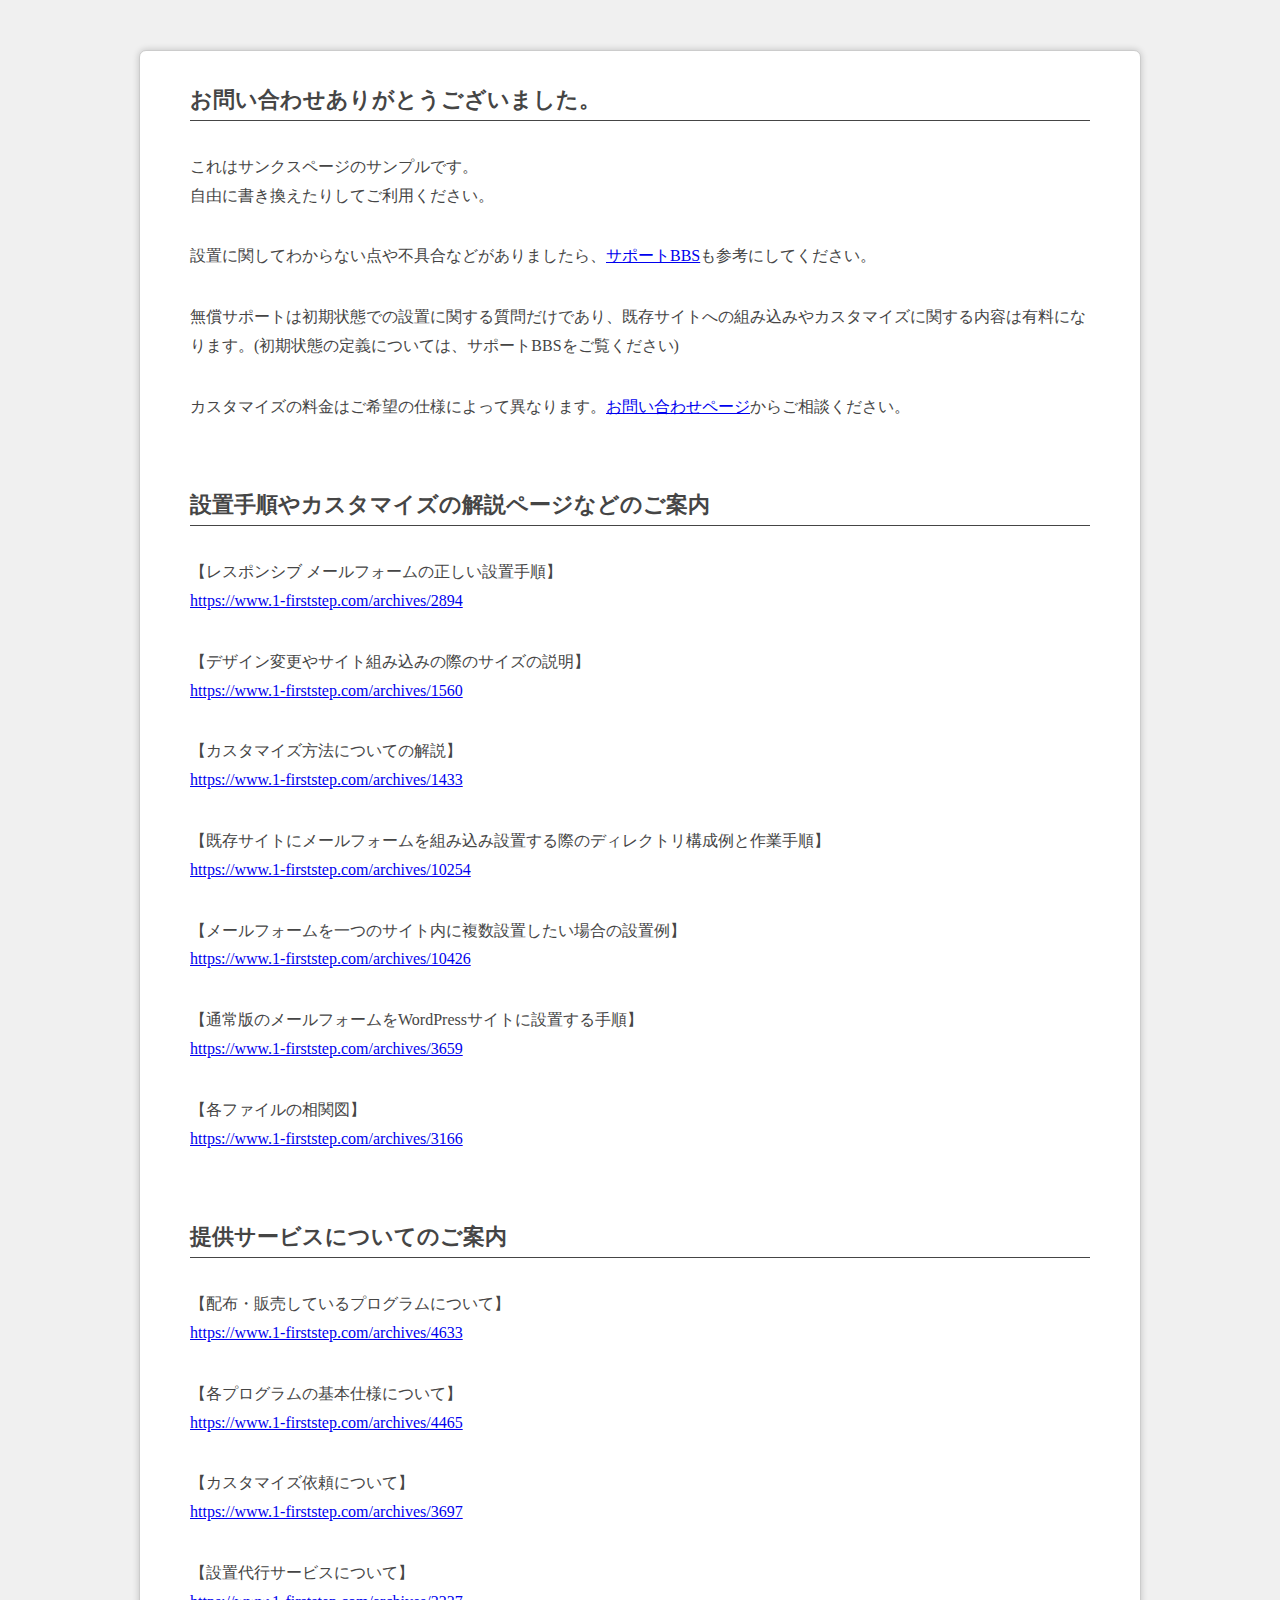
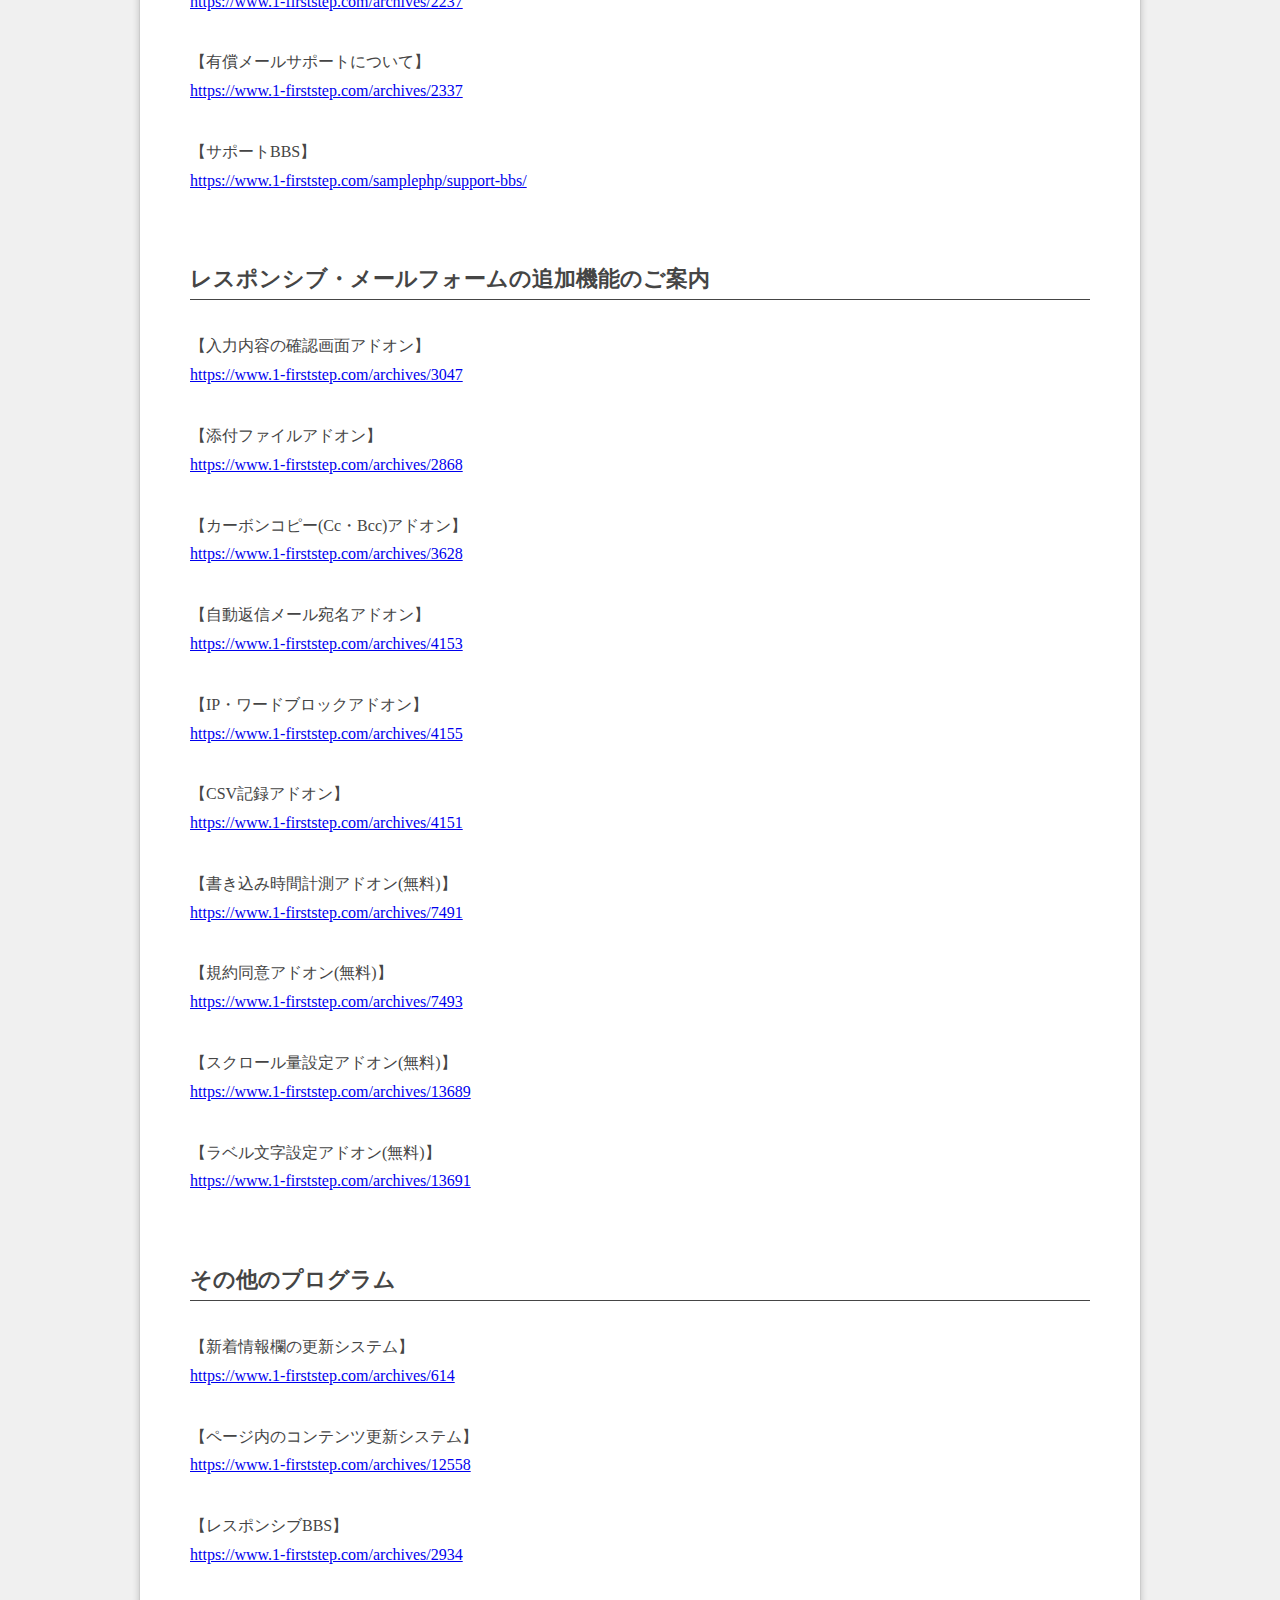
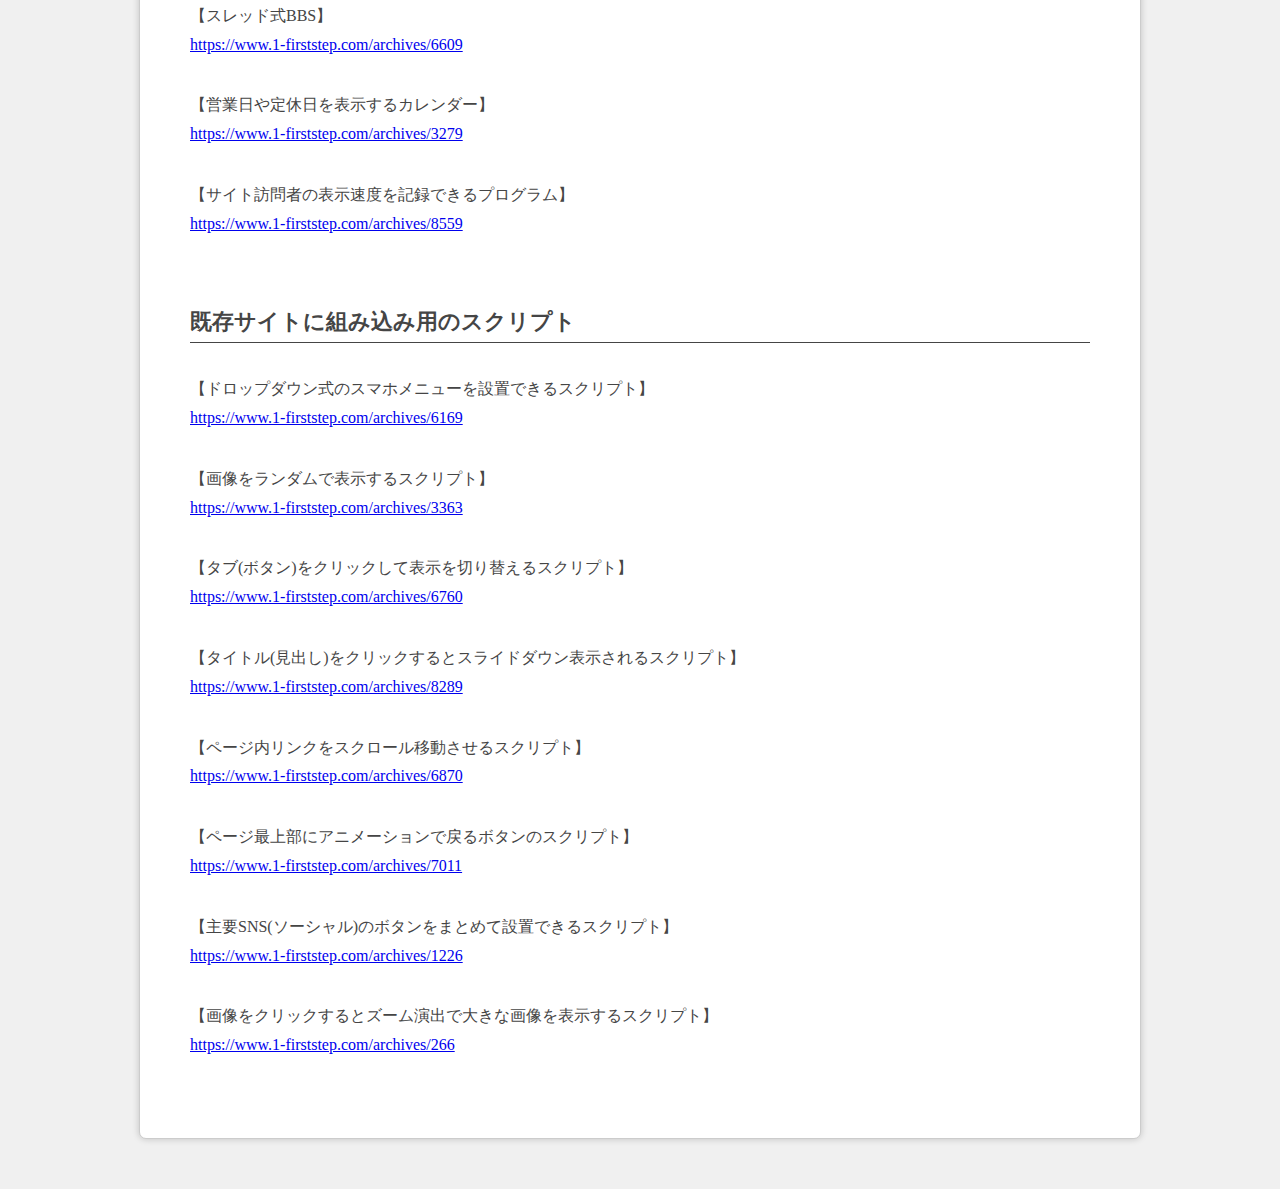
<file: mailform-v8.0.1/thanks.html>
<!DOCTYPE html>
<html lang="ja" dir="ltr">
<head>
<meta charset="UTF-8" />
<title>サンクスページのサンプル</title>
<meta name="robots" content="noindex,nofollow" />
<meta name="viewport" content="width=device-width,initial-scale=1.0" />
<link rel="stylesheet" href="css/reset.css" />
<style>
body {
	color: #454545;
	background: #f0f0f0;
}
</style>
<link rel="stylesheet" href="css/thanks.css" />
</head>
<body>

	<div id="thanks">
		
		<h1>お問い合わせありがとうございました。</h1>
		<p>これはサンクスページのサンプルです。<br />自由に書き換えたりしてご利用ください。</p>
		<p>設置に関してわからない点や不具合などがありましたら、<a href="https://www.1-firststep.com/samplephp/support-bbs/" target="_blank">サポートBBS</a>も参考にしてください。</p>
		<p>無償サポートは初期状態での設置に関する質問だけであり、既存サイトへの組み込みやカスタマイズに関する内容は有料になります。(初期状態の定義については、サポートBBSをご覧ください)</p>
		<p>カスタマイズの料金はご希望の仕様によって異なります。<a href="https://www.1-firststep.com/contact/inquiry" target="_blank">お問い合わせページ</a>からご相談ください。</p>
		
		<h2>設置手順やカスタマイズの解説ページなどのご案内</h2>
		<dl>
			<dt>【レスポンシブ メールフォームの正しい設置手順】</dt>
			<dd><a href="https://www.1-firststep.com/archives/2894" target="_blank">https://www.1-firststep.com/archives/2894</a></dd>
			<dt>【デザイン変更やサイト組み込みの際のサイズの説明】</dt>
			<dd><a href="https://www.1-firststep.com/archives/1560" target="_blank">https://www.1-firststep.com/archives/1560</a></dd>
			<dt>【カスタマイズ方法についての解説】</dt>
			<dd><a href="https://www.1-firststep.com/archives/1433" target="_blank">https://www.1-firststep.com/archives/1433</a></dd>
			<dt>【既存サイトにメールフォームを組み込み設置する際のディレクトリ構成例と作業手順】</dt>
			<dd><a href="https://www.1-firststep.com/archives/10254" target="_blank">https://www.1-firststep.com/archives/10254</a></dd>
			<dt>【メールフォームを一つのサイト内に複数設置したい場合の設置例】</dt>
			<dd><a href="https://www.1-firststep.com/archives/10426" target="_blank">https://www.1-firststep.com/archives/10426</a></dd>
			<dt>【通常版のメールフォームをWordPressサイトに設置する手順】</dt>
			<dd><a href="https://www.1-firststep.com/archives/3659" target="_blank">https://www.1-firststep.com/archives/3659</a></dd>
			<dt>【各ファイルの相関図】</dt>
			<dd><a href="https://www.1-firststep.com/archives/3166" target="_blank">https://www.1-firststep.com/archives/3166</a></dd>
		</dl>
		
		<h2>提供サービスについてのご案内</h2>
		<dl>
			<dt>【配布・販売しているプログラムについて】</dt>
			<dd><a href="https://www.1-firststep.com/archives/4633" target="_blank">https://www.1-firststep.com/archives/4633</a></dd>
			<dt>【各プログラムの基本仕様について】</dt>
			<dd><a href="https://www.1-firststep.com/archives/4465" target="_blank">https://www.1-firststep.com/archives/4465</a></dd>
			<dt>【カスタマイズ依頼について】</dt>
			<dd><a href="https://www.1-firststep.com/archives/3697" target="_blank">https://www.1-firststep.com/archives/3697</a></dd>
			<dt>【設置代行サービスについて】</dt>
			<dd><a href="https://www.1-firststep.com/archives/2237" target="_blank">https://www.1-firststep.com/archives/2237</a></dd>
			<dt>【有償メールサポートについて】</dt>
			<dd><a href="https://www.1-firststep.com/archives/2337" target="_blank">https://www.1-firststep.com/archives/2337</a></dd>
			<dt>【サポートBBS】</dt>
			<dd><a href="https://www.1-firststep.com/samplephp/support-bbs/" target="_blank">https://www.1-firststep.com/samplephp/support-bbs/</a></dd>
		</dl>
		
		<h2>レスポンシブ・メールフォームの追加機能のご案内</h2>
		<dl>
			<dt>【入力内容の確認画面アドオン】</dt>
			<dd><a href="https://www.1-firststep.com/archives/3047" target="_blank">https://www.1-firststep.com/archives/3047</a></dd>
			<dt>【添付ファイルアドオン】</dt>
			<dd><a href="https://www.1-firststep.com/archives/2868" target="_blank">https://www.1-firststep.com/archives/2868</a></dd>
			<dt>【カーボンコピー(Cc・Bcc)アドオン】</dt>
			<dd><a href="https://www.1-firststep.com/archives/3628" target="_blank">https://www.1-firststep.com/archives/3628</a></dd>
			<dt>【自動返信メール宛名アドオン】</dt>
			<dd><a href="https://www.1-firststep.com/archives/4153" target="_blank">https://www.1-firststep.com/archives/4153</a></dd>
			<dt>【IP・ワードブロックアドオン】</dt>
			<dd><a href="https://www.1-firststep.com/archives/4155" target="_blank">https://www.1-firststep.com/archives/4155</a></dd>
			<dt>【CSV記録アドオン】</dt>
			<dd><a href="https://www.1-firststep.com/archives/4151" target="_blank">https://www.1-firststep.com/archives/4151</a></dd>
			<dt>【書き込み時間計測アドオン(無料)】</dt>
			<dd><a href="https://www.1-firststep.com/archives/7491" target="_blank">https://www.1-firststep.com/archives/7491</a></dd>
			<dt>【規約同意アドオン(無料)】</dt>
			<dd><a href="https://www.1-firststep.com/archives/7493" target="_blank">https://www.1-firststep.com/archives/7493</a></dd>
			<dt>【スクロール量設定アドオン(無料)】</dt>
			<dd><a href="https://www.1-firststep.com/archives/13689" target="_blank">https://www.1-firststep.com/archives/13689</a></dd>
			<dt>【ラベル文字設定アドオン(無料)】</dt>
			<dd><a href="https://www.1-firststep.com/archives/13691" target="_blank">https://www.1-firststep.com/archives/13691</a></dd>
		</dl>
		
		<h2>その他のプログラム</h2>
		<dl>
			<dt>【新着情報欄の更新システム】</dt>
			<dd><a href="https://www.1-firststep.com/archives/614" target="_blank">https://www.1-firststep.com/archives/614</a></dd>
			<dt>【ページ内のコンテンツ更新システム】</dt>
			<dd><a href="https://www.1-firststep.com/archives/12558" target="_blank">https://www.1-firststep.com/archives/12558</a></dd>
			<dt>【レスポンシブBBS】</dt>
			<dd><a href="https://www.1-firststep.com/archives/2934" target="_blank">https://www.1-firststep.com/archives/2934</a></dd>
			<dt>【スレッド式BBS】</dt>
			<dd><a href="https://www.1-firststep.com/archives/6609" target="_blank">https://www.1-firststep.com/archives/6609</a></dd>
			<dt>【営業日や定休日を表示するカレンダー】</dt>
			<dd><a href="https://www.1-firststep.com/archives/3279" target="_blank">https://www.1-firststep.com/archives/3279</a></dd>
			<dt>【サイト訪問者の表示速度を記録できるプログラム】</dt>
			<dd><a href="https://www.1-firststep.com/archives/8559" target="_blank">https://www.1-firststep.com/archives/8559</a></dd>
		</dl>
		
		<h2>既存サイトに組み込み用のスクリプト</h2>
		<dl>
			<dt>【ドロップダウン式のスマホメニューを設置できるスクリプト】</dt>
			<dd><a href="https://www.1-firststep.com/archives/6169" target="_blank">https://www.1-firststep.com/archives/6169</a></dd>
			<dt>【画像をランダムで表示するスクリプト】</dt>
			<dd><a href="https://www.1-firststep.com/archives/3363" target="_blank">https://www.1-firststep.com/archives/3363</a></dd>
			<dt>【タブ(ボタン)をクリックして表示を切り替えるスクリプト】</dt>
			<dd><a href="https://www.1-firststep.com/archives/6760" target="_blank">https://www.1-firststep.com/archives/6760</a></dd>
			<dt>【タイトル(見出し)をクリックするとスライドダウン表示されるスクリプト】</dt>
			<dd><a href="https://www.1-firststep.com/archives/8289" target="_blank">https://www.1-firststep.com/archives/8289</a></dd>
			<dt>【ページ内リンクをスクロール移動させるスクリプト】</dt>
			<dd><a href="https://www.1-firststep.com/archives/6870" target="_blank">https://www.1-firststep.com/archives/6870</a></dd>
			<dt>【ページ最上部にアニメーションで戻るボタンのスクリプト】</dt>
			<dd><a href="https://www.1-firststep.com/archives/7011" target="_blank">https://www.1-firststep.com/archives/7011</a></dd>
			<dt>【主要SNS(ソーシャル)のボタンをまとめて設置できるスクリプト】</dt>
			<dd><a href="https://www.1-firststep.com/archives/1226" target="_blank">https://www.1-firststep.com/archives/1226</a></dd>
			<dt>【画像をクリックするとズーム演出で大きな画像を表示するスクリプト】</dt>
			<dd><a href="https://www.1-firststep.com/archives/266" target="_blank">https://www.1-firststep.com/archives/266</a></dd>
		</dl>
		
  </div>

</body>
</html>
</file>
<file: mailform-v8.0.1/css/mailform.css>
@charset "utf-8";

/* -- form#mail_form, dl, dt, dd -------------------------------------------------------------------------------- */

form#mail_form * {
  margin: 0;
  padding: 0;
  box-sizing: content-box;
}

form#mail_form {
  width: 1000px;
  margin: 50px auto;
  background: #ffffff;
  border: 1px solid #cccccc;
  border-radius: 7px;
  box-shadow: 0 0 7px rgba(0, 0, 0, 0.2);
  line-height: 1.8;
}

form#mail_form dl {
  width: 90%;
  margin: 0 auto;
  /* border-bottom: 1px solid #cccccc; */
}

form#mail_form dl:after,
form#mail_form dl dt:after {
  content: ".";
  display: block;
  height: 0;
  clear: both;
  visibility: hidden;
}

form#mail_form dl dt {
  width: 30%;
  float: left;
  padding: 35px 0 25px;
  text-align: right;
}

form#mail_form dl dd {
  width: 65%;
  float: right;
  padding: 30px 0 25px 5%;
}

form#mail_form dl dt i {
  float: left;
  position: relative;
  top: -2px;
}

/* -- span.required, span.optional -------------------------------------------------------------------------------- */

form#mail_form dl dt span.required,
form#mail_form dl dt span.optional {
  display: inline-block;
  font-size: 85%;
  color: #ffffff;
  padding: 4px 10px;
  border-radius: 3px;
}

form#mail_form dl dt span.required {
  background: #d9534f;
  border: 1px solid #d43f3a;
}

form#mail_form dl dt span.optional {
  background: #337ab7;
  border: 1px solid #2e6da4;
}

/* -- error message -------------------------------------------------------------------------------- */

form#mail_form dl dd span.error_blank,
form#mail_form dl dd span.error_format,
form#mail_form dl dd span.error_match {
  display: block;
  color: #ff0000;
  margin-top: 5px;
}

/* -- loading -------------------------------------------------------------------------------- */

div.loading-layer {
  width: 100vw;
  height: 100vh;
  background: rgba(0, 0, 0, 0.7);
  position: fixed;
  left: 0px;
  top: 0px;
  z-index: 10000;
}

span.loading {
  width: 50px;
  height: 50px;
  border-radius: 50%;
  border-top: 5px solid rgba(255, 255, 255, 0.2);
  border-right: 5px solid rgba(255, 255, 255, 0.2);
  border-bottom: 5px solid rgba(255, 255, 255, 0.2);
  border-left: 5px solid #ffffff;
  -webkit-transform: translateZ(0);
  -ms-transform: translateZ(0);
  transform: translateZ(0);
  -webkit-animation: load-circle 1s linear infinite;
  animation: load-circle 1s linear infinite;
  position: absolute;
  top: 50%;
  left: 50%;
  margin-top: -30px;
  margin-left: -30px;
}

@-webkit-keyframes load-circle {
  0% {
    -webkit-transform: rotate(0deg);
    transform: rotate(0deg);
  }
  100% {
    -webkit-transform: rotate(360deg);
    transform: rotate(360deg);
  }
}

@keyframes load-circle {
  0% {
    -webkit-transform: rotate(0deg);
    transform: rotate(0deg);
  }
  100% {
    -webkit-transform: rotate(360deg);
    transform: rotate(360deg);
  }
}

/* -- input, select, textarea -------------------------------------------------------------------------------- */

form#mail_form input[type="text"],
form#mail_form input[type="email"],
form#mail_form input[type="tel"] {
  width: calc(100% - 4% - 2px);
  padding: 7px 2%;
  border: 1px solid #cccccc;
  border-radius: 3px;
  background: #fafafa;
  -webkit-appearance: none;
  font-size: 16px;
  font-family: inherit;
  line-height: normal;
}

form#mail_form input[type="text"]:focus,
form#mail_form input[type="email"]:focus,
form#mail_form input[type="tel"]:focus,
form#mail_form textarea:focus {
  box-shadow: 0px 0px 5px #55ccff;
  border: 1px solid #55ccff;
  background: #ffffff;
}

form#mail_form ul li input[type="radio"],
form#mail_form ul li input[type="checkbox"] {
  margin: 0 10px 0 0;
}

form#mail_form select {
  padding: 7px 2%;
  border: 1px solid #cccccc;
  font-size: 16px;
  font-family: inherit;
  line-height: normal;
}

form#mail_form textarea {
  display: block;
  width: calc(100% - 4% - 2px);
  height: 200px;
  padding: 7px 2%;
  resize: vertical;
  border: 1px solid #cccccc;
  border-radius: 3px;
  background: #fafafa;
  -webkit-appearance: none;
  font-size: 16px;
  font-family: inherit;
  line-height: normal;
}

/* -- ul, li -------------------------------------------------------------------------------- */

form#mail_form ul {
  list-style-type: none;
}

form#mail_form ul li label {
  display: block;
  margin-top: 10px;
  padding: 7px 2%;
  border-radius: 3px;
  /* background: #f0f0f0; */
}

form#mail_form ul li:first-child label {
  margin-top: 0px;
}

form#mail_form ul li label:hover {
  cursor: pointer;
  background: #e0e0e0;
}

/* -- input design -------------------------------------------------------------------------------- */

form#mail_form input[name="company"] {
  width: 70%;
}

form#mail_form input[name="name_1"],
form#mail_form input[name="name_2"],
form#mail_form input[name="read_1"],
form#mail_form input[name="read_2"],
form#mail_form input[name="postal"],
form#mail_form input[name="phone"],
form#mail_form input[name="schedule"] {
  width: 95%;
}

form#mail_form input[name="mail_address"],
form#mail_form input[name="mail_address_confirm"] {
  width: 95%;
}

form#mail_form input[name="postal"] + a {
  display: inline-block;
  padding: 7px 20px;
  border: 1px solid #005ead;
  border-radius: 3px;
  background: #005ead;
  font-size: 16px;
  line-height: normal;
  color: #ffffff;
  text-decoration: none;
}

form#mail_form input[name="postal"] + a:hover {
  cursor: pointer;
  background: #005ead;
  border: 1px solid #005ead;
}

/* -- button -------------------------------------------------------------------------------- */

form#mail_form p#form_submit {
  width: 90%;
  margin: 0 auto;
  padding: 30px 0;
}

form#mail_form input[type="button"] {
  padding: 7px 20px;
  border: 1px solid #005ead;
  border-radius: 3px;
  background: #005ead;
  font-size: 18px;
  color: #ffffff;
  font-family: inherit;
  -webkit-appearance: none;
}

form#mail_form input[type="button"]:hover {
  cursor: pointer;
  background: #2c74ae;
  border: 1px solid #2c74ae;
}

form#mail_form input[type="button"] {
  /* margin-left: 35%; */
}

/* -- responsive ----------------------------------------------------------------------------------------------------------------------- */

/* 1000pixel start */
@media screen and (max-width: 1000px) {
  /* -- form#mail_form, dl, dt, dd -------------------------------------------------------------------------------- */

  form#mail_form {
    width: 95%;
    font-size: 100%;
  }

  form#mail_form dl dt {
    width: auto;
    float: none;
    padding: 25px 0 10px;
    text-align: left;
    font-weight: bold;
  }

  form#mail_form dl dd {
    width: auto;
    float: none;
    padding: 0px 0 20px 0px;
  }

  form#mail_form dl dt i {
    float: none;
    position: static;
    font-weight: normal;
  }

  form#mail_form span {
    font-size: 16px;
    color: #43434380;
  }

  /* -- span.required, span.optional -------------------------------------------------------------------------------- */

  form#mail_form dl dt span.required,
  form#mail_form dl dt span.optional {
    margin: 0 15px 0 0;
  }

  /* -- input design -------------------------------------------------------------------------------- */

  form#mail_form input[name="phone"],
  form#mail_form input[name="schedule"] {
    width: 95%;
  }

  /* -- button -------------------------------------------------------------------------------- */

  form#mail_form p#form_submit {
    padding: 25px 0;
    display: flex;
    justify-content: center;
    align-items: center;
  }

  form#mail_form input[type="button"] {
    margin-left: 0;
    padding: 7px 40px;
  }
}
/* 1000pixel end */
</file>
<file: mailform-v8.1/css/mailform.css>
@charset "utf-8";


/* -- form#mail_form, dl, dt, dd -------------------------------------------------------------------------------- */

form#mail_form * {
	margin: 0;
	padding: 0;
	box-sizing: content-box;
}

form#mail_form {
	width: 1000px;
	margin: 50px auto;
	background: #ffffff;
	border: 1px solid #cccccc;
	border-radius: 7px;
	box-shadow: 0 0 7px rgba( 0, 0, 0, 0.2 );
	line-height: 1.8;
}

form#mail_form dl {
	width: 90%;
	margin: 0 auto;
	border-bottom: 1px solid #cccccc;
}

form#mail_form dl:after,
form#mail_form dl dt:after {
	content: ".";
	display: block;
	height: 0;
	clear: both;
	visibility: hidden;
}

form#mail_form dl dt {
	width: 30%;
	float: left;
	padding: 35px 0 25px;
	text-align: right;
}

form#mail_form dl dd {
	width: 65%;
	float: right;
	padding: 30px 0 25px 5%;
}

form#mail_form dl dt i {
	float: left;
	position: relative;
	top: -2px;
}




/* -- span.required, span.optional -------------------------------------------------------------------------------- */

form#mail_form dl dt span.required,
form#mail_form dl dt span.optional {
	display: inline-block;
	font-size: 85%;
	color: #ffffff;
	padding: 4px 10px;
	border-radius: 3px;
}

form#mail_form dl dt span.required {
	background: #d9534f;
	border: 1px solid #d43f3a;
}

form#mail_form dl dt span.optional {
	background: #337ab7;
	border: 1px solid #2e6da4;
}




/* -- error message -------------------------------------------------------------------------------- */

form#mail_form dl dd span.error_blank,
form#mail_form dl dd span.error_format,
form#mail_form dl dd span.error_match {
	display: block;
	color: #ff0000;
	margin-top: 5px;
}




/* -- loading -------------------------------------------------------------------------------- */

div.loading-layer {
	width: 100vw;
	height: 100vh;
	background: rgba( 0, 0, 0, 0.7 );
	position: fixed;
	left: 0px;
	top: 0px;
	z-index: 10000;
}

span.loading {
	width: 50px;
	height: 50px;
	border-radius: 50%;
	border-top: 5px solid rgba( 255, 255, 255, 0.2 );
	border-right: 5px solid rgba( 255, 255, 255, 0.2 );
	border-bottom: 5px solid rgba( 255, 255, 255, 0.2 );
	border-left: 5px solid #ffffff;
	-webkit-transform: translateZ( 0 );
	-ms-transform: translateZ( 0 );
	transform: translateZ( 0 );
	-webkit-animation: load-circle 1.0s linear infinite;
	animation: load-circle 1.0s linear infinite;
	position: absolute;
	top: 50%;
	left: 50%;
	margin-top: -30px;
	margin-left: -30px;
}

@-webkit-keyframes load-circle {
	0% {
		-webkit-transform: rotate( 0deg );
		transform: rotate( 0deg );
	}
	100% {
		-webkit-transform: rotate( 360deg );
		transform: rotate( 360deg );
	}
}

@keyframes load-circle {
	0% {
		-webkit-transform: rotate( 0deg );
		transform: rotate( 0deg );
	}
	100% {
		-webkit-transform: rotate( 360deg );
		transform: rotate( 360deg );
	}
}




/* -- input, select, textarea -------------------------------------------------------------------------------- */

form#mail_form input[type="text"],
form#mail_form input[type="email"],
form#mail_form input[type="tel"] {
	width: calc( 100% - 4% - 2px );
	padding: 7px 2%;
	border: 1px solid #cccccc;
	border-radius: 3px;
	background: #fafafa;
	-webkit-appearance: none;
	font-size: 16px;
	font-family: inherit;
	line-height: normal;
}

form#mail_form input[type="text"]:focus,
form#mail_form input[type="email"]:focus,
form#mail_form input[type="tel"]:focus,
form#mail_form textarea:focus {
	box-shadow: 0px 0px 5px #55ccff;
	border: 1px solid #55ccff;
	background: #ffffff;
}

form#mail_form ul li input[type="radio"],
form#mail_form ul li input[type="checkbox"] {
	margin: 0 10px 0 0;
}

form#mail_form select {
	padding: 7px 2%;
	border: 1px solid #cccccc;
	font-size: 16px;
	font-family: inherit;
	line-height: normal;
}

form#mail_form textarea {
	display: block;
	width: calc( 100% - 4% - 2px );
	height: 200px;
	padding: 7px 2%;
	resize: vertical;
	border: 1px solid #cccccc;
	border-radius: 3px;
	background: #fafafa;
	-webkit-appearance: none;
	font-size: 16px;
	font-family: inherit;
	line-height: normal;
}




/* -- ul, li -------------------------------------------------------------------------------- */

form#mail_form ul {
	list-style-type: none;
}

form#mail_form ul li label {
	display: block;
	margin-top: 10px;
	padding: 7px 2%;
	border-radius: 3px;
	background: #f0f0f0;
}

form#mail_form ul li:first-child label {
	margin-top: 0px;
}

form#mail_form ul li label:hover {
	cursor: pointer;
	background: #e0e0e0;
}




/* -- input design -------------------------------------------------------------------------------- */

form#mail_form input[name="company"] {
	width: 70%;
}

form#mail_form input[name="name_1"],
form#mail_form input[name="name_2"],
form#mail_form input[name="read_1"],
form#mail_form input[name="read_2"],
form#mail_form input[name="postal"],
form#mail_form input[name="phone"],
form#mail_form input[name="schedule"] {
	width: 30%;
}

form#mail_form input[name="mail_address"],
form#mail_form input[name="mail_address_confirm"] {
	width: 80%;
}

form#mail_form input[name="postal"] + a {
	display: inline-block;
	padding: 7px 20px;
	border: 1px solid #46b8da;
	border-radius: 3px;
	background: #5bc0de;
	font-size: 16px;
	line-height: normal;
	color: #ffffff;
	text-decoration: none;
}

form#mail_form input[name="postal"] + a:hover {
	cursor: pointer;
	background: #31b0d5;
	border: 1px solid #269abc;
}




/* -- button -------------------------------------------------------------------------------- */

form#mail_form p#form_submit {
	width: 90%;
	margin: 0 auto;
	padding: 30px 0;
}

form#mail_form input[type="button"] {
	padding: 7px 20px;
	border: 1px solid #4cae4c;
	border-radius: 3px;
	background: #5cb85c;
	font-size: 16px;
	color: #ffffff;
	font-family: inherit;
	-webkit-appearance: none;
}

form#mail_form input[type="button"]:hover {
	cursor: pointer;
	background: #449d44;
	border: 1px solid #398439;
}

form#mail_form input[type="button"] {
	margin-left: 35%;
}








/* -- responsive ----------------------------------------------------------------------------------------------------------------------- */

/* 1000pixel start */
@media screen and ( max-width: 1000px ) {


/* -- form#mail_form, dl, dt, dd -------------------------------------------------------------------------------- */

form#mail_form {
	width: 95%;
	font-size: 100%;
}

form#mail_form dl dt {
	width: auto;
	float: none;
	padding: 25px 0 10px;
	text-align: left;
	font-weight: bold;
}

form#mail_form dl dd {
	width: auto;
	float: none;
	padding: 0px 0 20px 0px;
}

form#mail_form dl dt i {
	float: none;
	position: static;
	font-weight: normal;
}




/* -- span.required, span.optional -------------------------------------------------------------------------------- */

form#mail_form dl dt span.required,
form#mail_form dl dt span.optional {
	margin: 0 15px 0 0;
}




/* -- input design -------------------------------------------------------------------------------- */

form#mail_form input[name="phone"],
form#mail_form input[name="schedule"] {
	width: 60%;
}




/* -- button -------------------------------------------------------------------------------- */

form#mail_form p#form_submit {
	padding: 25px 0;
}

form#mail_form input[type="button"] {
	margin-left: 0;
}


}
/* 1000pixel end */
</file>
<file: toda_online/assets/css/mailform.css>
@charset "utf-8";

/* -- form#mail_form, dl, dt, dd -------------------------------------------------------------------------------- */

form#mail_form * {
  margin: 0;
  padding: 0;
  box-sizing: content-box;
}

form#mail_form {
  width: 100%;
  margin: 50px auto;
  background: #ffffff;
  border: 1px solid #cccccc;
  border-radius: 7px;
  box-shadow: 0 0 7px rgba(0, 0, 0, 0.2);
  line-height: 1.8;
}

form#mail_form dl {
  width: 90%;
  margin: 0 auto;
  /* border-bottom: 1px solid #cccccc; */
}

form#mail_form dl:after,
form#mail_form dl dt:after {
  content: ".";
  display: block;
  height: 0;
  clear: both;
  visibility: hidden;
}

form#mail_form dl dt {
  width: 30%;
  float: left;
  padding: 35px 0 25px;
  text-align: right;
}

form#mail_form dl dd {
  width: 65%;
  float: right;
  padding: 30px 0 25px 5%;
}

form#mail_form dl dt i {
  float: left;
  position: relative;
  top: -2px;
}

/* -- span.required, span.optional -------------------------------------------------------------------------------- */

form#mail_form dl dt span.required,
form#mail_form dl dt span.optional {
  display: inline-block;
  font-size: 85%;
  color: #ffffff;
  padding: 4px 10px;
  border-radius: 3px;
}

form#mail_form dl dt span.required {
  background: #d9534f;
  border: 1px solid #d43f3a;
}

form#mail_form dl dt span.optional {
  background: #337ab7;
  border: 1px solid #2e6da4;
}

/* -- error message -------------------------------------------------------------------------------- */

form#mail_form dl dd span.error_blank,
form#mail_form dl dd span.error_format,
form#mail_form dl dd span.error_match {
  display: block;
  color: #ff0000;
  margin-top: 5px;
}

/* -- loading -------------------------------------------------------------------------------- */

div.loading-layer {
  width: 100vw;
  height: 100vh;
  background: rgba(0, 0, 0, 0.7);
  position: fixed;
  left: 0px;
  top: 0px;
  z-index: 10000;
}

span.loading {
  width: 50px;
  height: 50px;
  border-radius: 50%;
  border-top: 5px solid rgba(255, 255, 255, 0.2);
  border-right: 5px solid rgba(255, 255, 255, 0.2);
  border-bottom: 5px solid rgba(255, 255, 255, 0.2);
  border-left: 5px solid #ffffff;
  -webkit-transform: translateZ(0);
  -ms-transform: translateZ(0);
  transform: translateZ(0);
  -webkit-animation: load-circle 1s linear infinite;
  animation: load-circle 1s linear infinite;
  position: absolute;
  top: 50%;
  left: 50%;
  margin-top: -30px;
  margin-left: -30px;
}

@-webkit-keyframes load-circle {
  0% {
    -webkit-transform: rotate(0deg);
    transform: rotate(0deg);
  }
  100% {
    -webkit-transform: rotate(360deg);
    transform: rotate(360deg);
  }
}

@keyframes load-circle {
  0% {
    -webkit-transform: rotate(0deg);
    transform: rotate(0deg);
  }
  100% {
    -webkit-transform: rotate(360deg);
    transform: rotate(360deg);
  }
}

/* -- input, select, textarea -------------------------------------------------------------------------------- */

form#mail_form input[type="text"],
form#mail_form input[type="email"],
form#mail_form input[type="tel"] {
  width: calc(100% - 4% - 2px);
  padding: 7px 2%;
  border: 1px solid #cccccc;
  border-radius: 3px;
  background: #fafafa;
  -webkit-appearance: none;
  font-size: 16px;
  font-family: inherit;
  line-height: normal;
}

form#mail_form input[type="text"]:focus,
form#mail_form input[type="email"]:focus,
form#mail_form input[type="tel"]:focus,
form#mail_form textarea:focus {
  box-shadow: 0px 0px 5px #55ccff;
  border: 1px solid #55ccff;
  background: #ffffff;
}

form#mail_form ul li input[type="radio"],
form#mail_form ul li input[type="checkbox"] {
  margin: 0 10px 0 0;
}

form#mail_form select {
  padding: 7px 2%;
  border: 1px solid #cccccc;
  font-size: 16px;
  font-family: inherit;
  line-height: normal;
}

form#mail_form textarea {
  display: block;
  width: calc(100% - 4% - 2px);
  height: 200px;
  padding: 7px 2%;
  resize: vertical;
  border: 1px solid #cccccc;
  border-radius: 3px;
  background: #fafafa;
  -webkit-appearance: none;
  font-size: 16px;
  font-family: inherit;
  line-height: normal;
}

/* -- ul, li -------------------------------------------------------------------------------- */

form#mail_form ul {
  list-style-type: none;
}

form#mail_form ul li label {
  display: block;
  margin-top: 10px;
  padding: 7px 2%;
  border-radius: 3px;
  /* background: #f0f0f0; */
}

form#mail_form ul li:first-child label {
  margin-top: 0px;
}

form#mail_form ul li label:hover {
  cursor: pointer;
  background: #e0e0e0;
}

/* -- input design -------------------------------------------------------------------------------- */

form#mail_form input[name="company"] {
  width: 70%;
}

form#mail_form input[name="name_1"],
form#mail_form input[name="name_2"],
form#mail_form input[name="read_1"],
form#mail_form input[name="read_2"],
form#mail_form input[name="postal"],
form#mail_form input[name="phone"],
form#mail_form input[name="schedule"] {
  width: 95%;
}

form#mail_form input[name="mail_address"],
form#mail_form input[name="mail_address_confirm"] {
  width: 95%;
}

form#mail_form input[name="postal"] + a {
  display: inline-block;
  padding: 7px 20px;
  border: 1px solid #005ead;
  border-radius: 3px;
  background: #005ead;
  font-size: 16px;
  line-height: normal;
  color: #ffffff;
  text-decoration: none;
}

form#mail_form input[name="postal"] + a:hover {
  cursor: pointer;
  background: #005ead;
  border: 1px solid #005ead;
}

/* -- button -------------------------------------------------------------------------------- */

form#mail_form p#form_submit {
  width: 90%;
  margin: 0 auto;
  padding: 30px 0;
}

form#mail_form input[type="button"] {
  padding: 7px 20px;
  border: 1px solid #005ead;
  border-radius: 3px;
  background: #005ead;
  font-size: 18px;
  color: #ffffff;
  font-family: inherit;
  -webkit-appearance: none;
}

form#mail_form input[type="button"]:hover {
  cursor: pointer;
  background: #2c74ae;
  border: 1px solid #2c74ae;
}

form#mail_form input[type="button"] {
  /* margin-left: 35%; */
}

/* -- responsive ----------------------------------------------------------------------------------------------------------------------- */

/* 1000pixel start */
@media screen and (max-width: 1440px) {
  /* -- form#mail_form, dl, dt, dd -------------------------------------------------------------------------------- */

  form#mail_form {
    width: 95%;
    font-size: 100%;
  }

  form#mail_form dl dt {
    width: auto;
    float: none;
    padding: 25px 0 10px;
    text-align: left;
    font-weight: bold;
  }

  form#mail_form dl dd {
    width: auto;
    float: none;
    padding: 0px 0 20px 0px;
  }

  form#mail_form dl dt i {
    float: none;
    position: static;
    font-weight: normal;
  }

  form#mail_form span {
    font-size: 16px;
    color: #43434380;
  }

  /* -- span.required, span.optional -------------------------------------------------------------------------------- */

  form#mail_form dl dt span.required,
  form#mail_form dl dt span.optional {
    margin: 0 15px 0 0;
  }

  /* -- input design -------------------------------------------------------------------------------- */

  form#mail_form input[name="phone"],
  form#mail_form input[name="schedule"] {
    width: 95%;
  }

  /* -- button -------------------------------------------------------------------------------- */

  form#mail_form p#form_submit {
    padding: 25px 0;
    display: flex;
    justify-content: center;
    align-items: center;
  }

  form#mail_form input[type="button"] {
    margin-left: 0;
    padding: 7px 40px;
  }
}
/* 1000pixel end */
</file>
<file: mailform-v8.0.1/css/thanks.css>
@charset "utf-8";


/* -- div#thanks -------------------------------------------------------------------------------- */

div#thanks * {
	margin: 0;
	padding: 0;
}

div#thanks {
	width: 1000px;
	margin: 50px auto;
	padding: 30px 0;
	background: #ffffff;
	border: 1px solid #cccccc;
	border-radius: 7px;
	box-shadow: 0 0 7px rgba( 0, 0, 0, 0.2 );
	line-height: 1.8;
}

div#thanks h1,
div#thanks h2 {
	width: 90%;
	margin: 0 auto;
	font-size: 135%;
	font-weight: bold;
	border-bottom: 1px solid #454545;
}

div#thanks h2 {
	margin-top: 3em;
}

div#thanks p {
	width: 90%;
	margin: 0 auto;
	margin-top: 2em;
}

div#thanks dl {
	width: 90%;
	margin: 0 auto 3em;
}

div#thanks dl dt {
	margin-top: 2em;
}








/* -- responsive ----------------------------------------------------------------------------------------------------------------------- */

/* 1000pixel start */
@media screen and ( max-width: 1000px ) {


/* -- div#thanks -------------------------------------------------------------------------------- */

div#thanks {
	width: 95%;
	font-size: 100%;
}


}
/* 1000pixel end */
</file>
<file: style.css>
/* http://meyerweb.com/eric/tools/css/reset/ 
   v2.0 | 20110126
   License: none (public domain)
*/

html, body, div, span, applet, object, iframe,
h1, h2, h3, h4, h5, h6, p, blockquote, pre,
a, abbr, acronym, address, big, cite, code,
del, dfn, em, img, ins, kbd, q, s, samp,
small, strike, strong, sub, sup, tt, var,
b, u, i, center,
dl, dt, dd, ol, ul, li,
fieldset, form, label, legend,
table, caption, tbody, tfoot, thead, tr, th, td,
article, aside, canvas, details, embed, 
figure, figcaption, footer, header, hgroup, 
menu, nav, output, ruby, section, summary,
time, mark, audio, video {
	margin: 0;
	padding: 0;
	border: 0;
	font-size: 100%;
	font: inherit;
	vertical-align: baseline;
}
/* HTML5 display-role reset for older browsers */
article, aside, details, figcaption, figure, 
footer, header, hgroup, menu, nav, section {
	display: block;
}
body {
	line-height: 1;
}
ol, ul {
	list-style: none;
}
blockquote, q {
	quotes: none;
}
blockquote:before, blockquote:after,
q:before, q:after {
	content: '';
	content: none;
}
table {
	border-collapse: collapse;
	border-spacing: 0;
}



.navbar.bg-custom{
	background: rgb(161, 161, 192)!important;
}

.nav-major-font{
	font-family:Arial, Helvetica, sans-serif;
}

.selfie{
	width:100%;
}

.nav-link{
	font-size:16px!important;
}

.nav-item{
	color: white!important;
}

.photo_plantapp{
	width: 70%;
}

.photo_liangweb{
	width: 100%;
}

.photo_boatrace{
	width:470px!important;
}


.button{
	padding: 20px;
	background: blue;
}

a{
	color: #fff!important;
}
</file>
<file: toda_online/assets/css/style.css>
/* http://meyerweb.com/eric/tools/css/reset/ 
	 v2.0 | 20110126
	 License: none (public domain)
*/

html,
body,
div,
span,
applet,
object,
iframe,
h1,
h2,
h3,
h4,
h5,
h6,
p,
blockquote,
pre,
a,
abbr,
acronym,
address,
big,
cite,
code,
del,
dfn,
em,
img,
ins,
kbd,
q,
s,
samp,
small,
strike,
strong,
sub,
sup,
tt,
var,
b,
u,
i,
center,
dl,
dt,
dd,
ol,
ul,
li,
fieldset,
form,
label,
legend,
table,
caption,
tbody,
tfoot,
thead,
tr,
th,
td,
article,
aside,
canvas,
details,
embed,
figure,
figcaption,
footer,
header,
hgroup,
menu,
nav,
output,
ruby,
section,
summary,
time,
mark,
audio,
video {
  margin: 0;
  padding: 0;
  border: 0;
  font-size: 100%;
  font: inherit;
  vertical-align: baseline;
}
/* HTML5 display-role reset for older browsers */
article,
aside,
details,
figcaption,
figure,
footer,
header,
hgroup,
menu,
nav,
section {
  display: block;
}
body {
  line-height: 1;
}
body {
  color: #454545;
  font-family: sans-serif;
  background: #f0f0f0;
}
ol,
ul {
  list-style: none;
}
blockquote,
q {
  quotes: none;
}
blockquote:before,
blockquote:after,
q:before,
q:after {
  content: "";
  content: none;
}
table {
  border-collapse: collapse;
  border-spacing: 0;
}

.wrap{
  background: #FFF;
}
body {
  font-family: "Helvetica Neue", "Helvetica", "Hiragino Sans",
    "Hiragino Kaku Gothic ProN", "Arial", "Yu Gothic", "Meiryo", sans-serif;
}
img {
  width: 100%;
  height: auto;
}
.wrap {
  width: 100%;
  max-width: 640px;
  margin: 0 auto;
}

.img-top-logo {
  display: flex;
  justify-content: center;
  align-items: center;
  padding-top: 30px;
}

.img-top-logo img {
  width: 53%;
}

.title-recruit {
  display: flex;
  justify-content: center;
  align-items: center;
  margin-top: 30px;
}

.title-recruit img {
  width: 66%;
}

.photo-main {
  display: flex;
  justify-content: center;
  align-items: center;
  margin-top: 20px;
}

.title-recruit-period {
  display: flex;
  justify-content: center;
  align-items: center;
  margin-top: 20px;
}

.title-recruit-period img {
  width: 87%;
}

.title-charm {
  display: flex;
  justify-content: center;
  align-items: center;
  margin-top: 36px;
}

.title-charm img {
  width: 79%;
}

.inexperienced,
.free,
.reward,
.retire {
  display: flex;
  flex-direction: column;
  justify-content: center;
  align-items: center;
  margin-top: 32px;
}

.photo-inexperienced,
.photo-free,
.photo-reward,
.photo-retire {
  margin-top: 32px;
}

.inexperienced p,
.free p,
.reward p,
.retire p {
  margin-top: 32px;
  font-size: 16px;
  line-height: 32px;
  width: calc(100% - 32px);
  letter-spacing: 4px;
}

.hr-line {
  margin-top: 44px;
}

.title-recruit-list {
  display: flex;
  justify-content: center;
  align-items: center;
  margin-top: 44px;
}

.title-recruit-list img {
  width: 61%;
}

.recruit-list {
  display: flex;
  flex-direction: column;
  justify-content: center;
  align-items: center;
}

.recruit-list p {
  width: calc(100% - 32px);
}

.recruit-list .bold {
  margin-top: 42px;
  font-size: 13px;
  font-weight: bold;
}

.recruit-list .regular {
  margin-top: 12px;
  font-size: 13px;
  line-height: 26px;
}

.cta {
  margin-top: 40px;
  width: 100%;
  height: auto;
  display: flex;
  justify-content: center;
  align-items: center;
  background: #fffffff2;
}
.cta-fixed {
  position: fixed;
  bottom: 0;
  margin-top: 5px;
 width: 100%;
  max-width: 640px;
  height: auto;
  display: flex;
  justify-content: center;
  align-items: center;
  background: #fffffff2;
}

@media(max-width:400px){
  .cta-fixed {
   width:100%;
  }
}

.btn-cta {
  padding: 3%;
  display: flex;
  justify-content: center;
  align-items: center;
  gap: 3%;
}


.title-recruit-request {
  display: flex;
  justify-content: center;
  align-items: center;
  margin-top: 16px;
}

.title-recruit-request img {
  width: 61%;
}

.tel {
  margin: 16px;
}
.mail {
  margin: 16px;
}

.tel img {
  margin-top: 10px;
  width: 15%;
}

.tel p {
  font-size: 16px;
  line-height: 32px;
  letter-spacing: 5px;
  width: calc(100% - 32px);
  margin-top: 20px;
}

.tel h3 {
  font-weight: bold;
  font-size: 24px;
  margin-top: 20px;
}

.tel h3 span {
  font-weight: 400;
  margin-left: 10px;
  color: #00549b;
}

.btn-send {
  margin-top: 41px;
  display: flex;
  justify-content: center;
  align-items: center;
}

.btn-send img {
  width: 35%;
}

.bottom-logo {
  margin: -20px 0 15px 0;
  display: flex;
  justify-content: center;
  align-items: center;
}

.bottom-logo img {
  width: 30%;
}
.contactTitle {
  margin-top: 24px;
  font-size: 24px;
  font-weight: bold;
  color: #00549b;
}
</file>
